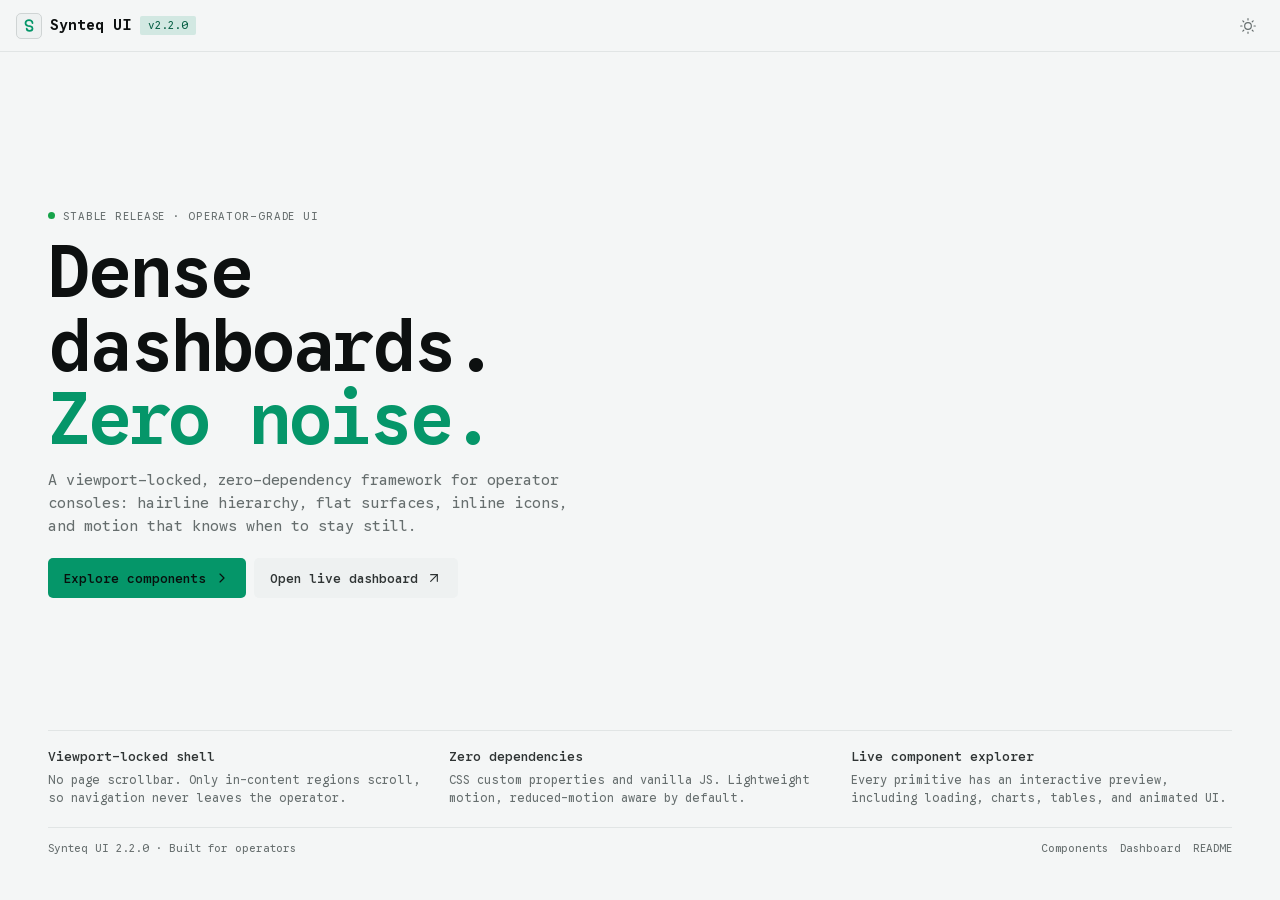
<file: index.html>
<!DOCTYPE html>
<html lang="en" data-theme="dark" class="theme-dark">
<head>
  <meta charset="UTF-8" />
  <meta name="viewport" content="width=device-width, initial-scale=1.0" />
  <meta name="description" content="Synteq UI — a viewport-locked, zero-dependency dashboard framework for operator interfaces." />
  <title>Synteq UI — Operator-grade dashboard framework</title>
  <link rel="stylesheet" href="css/synteq-ui.css" />
  <style>
    /* The landing page uses the real Synteq shell. It has no dock, so the shell's
       bottom row collapses to 0 and the single .sq-section fills the viewport. */
    .home-app {
      --sq-nav-current: 0px;
    }

    .home__content {
      padding: 0;
      gap: 0;
      overflow: hidden;
    }

    .home__section {
      max-width: none;
      min-height: calc(100dvh - var(--sq-topbar-h));
      padding: clamp(20px, 3.5vw, 44px) clamp(20px, 4vw, 48px);
      border-top: 0;
      justify-content: flex-start;
    }

    .home__wrap {
      display: flex;
      flex: 1;
      flex-direction: column;
      gap: var(--sq-space-5);
      width: 100%;
      max-width: 1200px;
      min-height: 0;
      margin: 0 auto;
    }

    .home__brand {
      display: inline-flex;
      align-items: center;
      gap: var(--sq-space-2);
      color: var(--sq-text-strong);
      font-size: var(--sq-text-lg);
      font-weight: var(--sq-fw-semibold);
      text-decoration: none;
      white-space: nowrap;
    }

    .home__mark {
      display: grid;
      place-items: center;
      width: 26px;
      height: 26px;
      border: var(--sq-line-h) solid var(--sq-line-strong);
      border-radius: var(--sq-radius-control);
      background: var(--sq-inset);
      color: var(--sq-brand);
      flex-shrink: 0;
    }

    .home__hero {
      display: flex;
      flex: 1;
      flex-direction: column;
      justify-content: center;
      align-items: flex-start;
      max-width: 880px;
      min-height: 0;
      padding-block: var(--sq-space-4);
    }

    .home__eyebrow {
      display: inline-flex;
      align-items: center;
      gap: var(--sq-space-2);
      margin: 0;
      color: var(--sq-text-subtle);
      font-size: var(--sq-text-xs);
      letter-spacing: 0.08em;
      text-transform: uppercase;
    }

    .home__eyebrow .sq-dot {
      background: var(--sq-status-running);
    }

    .home__title {
      max-width: 15ch;
      margin: var(--sq-space-3) 0;
      color: var(--sq-text-strong);
      font-size: clamp(38px, 6.5vw, 72px);
      font-weight: var(--sq-fw-semibold);
      letter-spacing: -0.045em;
      line-height: 1.02;
    }

    .home__title em {
      color: var(--sq-brand);
      font-style: normal;
    }

    .home__lead {
      max-width: 58ch;
      margin: 0;
      color: var(--sq-text-subtle);
      font-size: var(--sq-text-lg);
      line-height: 1.55;
    }

    .home__actions {
      display: flex;
      flex-wrap: wrap;
      gap: var(--sq-space-2);
      margin-top: var(--sq-space-5);
    }

    .home__actions .sq-btn {
      height: 40px;
      padding-inline: var(--sq-space-4);
      font-size: var(--sq-text-md);
    }

    .home__features {
      display: grid;
      grid-template-columns: repeat(3, minmax(0, 1fr));
      gap: var(--sq-space-5);
      padding-top: var(--sq-space-4);
      border-top: var(--sq-line-h) solid var(--sq-line);
    }

    .home__feature {
      display: flex;
      flex-direction: column;
      gap: var(--sq-space-1);
      min-width: 0;
    }

    .home__feature strong {
      color: var(--sq-text);
      font-size: var(--sq-text-md);
      font-weight: var(--sq-fw-medium);
    }

    .home__feature span {
      color: var(--sq-text-subtle);
      font-size: var(--sq-text-sm);
      line-height: 1.5;
    }

    .home__footer {
      display: flex;
      align-items: center;
      justify-content: space-between;
      gap: var(--sq-space-4);
      padding-top: var(--sq-space-3);
      border-top: var(--sq-line-h) solid var(--sq-line);
      color: var(--sq-text-subtle);
      font-size: var(--sq-text-xs);
    }

    .home__footer-links {
      display: flex;
      flex-wrap: wrap;
      gap: var(--sq-space-3);
    }

    .home__footer a {
      color: var(--sq-text-subtle);
      text-decoration: none;
    }

    .home__footer a:hover {
      color: var(--sq-text-strong);
    }

    @media (max-width: 720px) {
      .home__section {
        padding: var(--sq-space-5) var(--sq-space-4);
      }

      .home__features {
        grid-template-columns: minmax(0, 1fr);
        gap: var(--sq-space-2);
      }

      .home__feature {
        padding-top: var(--sq-space-2);
        border-top: var(--sq-line-h) solid var(--sq-line);
      }

      .home__feature:first-child {
        padding-top: 0;
        border-top: 0;
      }

      .home__feature span {
        display: none;
      }

      .home__footer {
        align-items: flex-start;
        flex-direction: column;
        gap: var(--sq-space-2);
      }
    }

    @media (max-width: 420px) {
      .home__feature:nth-child(3) {
        display: none;
      }

      .home__actions .sq-btn {
        width: 100%;
      }
    }

    /* Short viewports keep the one-screen promise by dropping the supporting
       feature copy, not the primary actions. */
    @media (max-height: 660px) {
      .home__features {
        display: none;
      }

      .home__hero {
        padding-block: 0;
      }
    }
  </style>
</head>
<body>
  <div class="sq-app home-app">
    <header class="sq-topbar" role="banner">
      <div class="sq-topbar__left">
        <a class="home__brand" href="index.html" aria-label="Synteq UI home">
          <span class="home__mark" aria-hidden="true">
            <svg width="14" height="14" viewBox="0 0 12 12" fill="none" aria-hidden="true">
              <path d="M9 3.5C9 2.12 7.66 1 6 1 4.34 1 3 2.12 3 3.5c0 1.18.9 2.17 2.14 2.41L7.5 6.3C8.43 6.57 9 7.3 9 8.2 9 9.32 7.87 10.2 6.5 10.2S4 9.32 4 8.2" stroke="currentColor" stroke-width="1.5" stroke-linecap="round"/>
            </svg>
          </span>
          Synteq UI
        </a>
        <span class="sq-badge sq-badge--brand">v2.2.0</span>
      </div>

      <div class="sq-topbar__right">
        <button class="sq-iconbtn sq-theme-toggle" data-sq-toggle-theme aria-label="Toggle theme">
          <svg class="sq-icon sq-icon--16 sq-icon--moon" viewBox="0 0 24 24" aria-hidden="true"><path d="M21 12.79A9 9 0 1 1 11.21 3 7 7 0 0 0 21 12.79z"/></svg>
          <svg class="sq-icon sq-icon--16 sq-icon--sun" viewBox="0 0 24 24" aria-hidden="true"><circle cx="12" cy="12" r="5"/><line x1="12" y1="1" x2="12" y2="3"/><line x1="12" y1="21" x2="12" y2="23"/><line x1="4.22" y1="4.22" x2="5.64" y2="5.64"/><line x1="18.36" y1="18.36" x2="19.78" y2="19.78"/><line x1="1" y1="12" x2="3" y2="12"/><line x1="21" y1="12" x2="23" y2="12"/><line x1="4.22" y1="19.78" x2="5.64" y2="18.36"/><line x1="18.36" y1="5.64" x2="19.78" y2="4.22"/></svg>
        </button>
      </div>
    </header>

    <main class="sq-main" aria-label="Synteq UI introduction">
      <div class="sq-content home__content">
        <section class="sq-section home__section" aria-labelledby="home-title">
          <div class="home__wrap">
            <div class="home__hero">
              <p class="home__eyebrow">
                <span class="sq-dot sq-live" aria-hidden="true"></span>
                Stable release · operator-grade UI
              </p>
              <h1 class="home__title" id="home-title">
                Dense dashboards.<br />
                <em>Zero noise.</em>
              </h1>
              <p class="home__lead">
                A viewport-locked, zero-dependency framework for operator consoles:
                hairline hierarchy, flat surfaces, inline icons, and motion that knows
                when to stay still.
              </p>
              <div class="home__actions">
                <a class="sq-btn sq-btn--brand" href="examples/components.html">
                  Explore components
                  <svg class="sq-icon sq-icon--16" viewBox="0 0 24 24" aria-hidden="true"><polyline points="9 18 15 12 9 6"/></svg>
                </a>
                <a class="sq-btn" href="examples/dashboard.html">
                  Open live dashboard
                  <svg class="sq-icon sq-icon--16" viewBox="0 0 24 24" aria-hidden="true"><path d="M7 17L17 7"/><polyline points="7 7 17 7 17 17"/></svg>
                </a>
              </div>
            </div>

            <section class="home__features" aria-label="Framework highlights">
              <div class="home__feature">
                <strong>Viewport-locked shell</strong>
                <span>No page scrollbar. Only in-content regions scroll, so navigation never leaves the operator.</span>
              </div>
              <div class="home__feature">
                <strong>Zero dependencies</strong>
                <span>CSS custom properties and vanilla JS. Lightweight motion, reduced-motion aware by default.</span>
              </div>
              <div class="home__feature">
                <strong>Live component explorer</strong>
                <span>Every primitive has an interactive preview, including loading, charts, tables, and animated UI.</span>
              </div>
            </section>

            <footer class="home__footer">
              <span>Synteq UI 2.2.0 · Built for operators</span>
              <nav class="home__footer-links" aria-label="Demo links">
                <a href="examples/components.html">Components</a>
                <a href="examples/dashboard.html">Dashboard</a>
                <a href="README.md">README</a>
              </nav>
            </footer>
          </div>
        </section>
      </div>
    </main>
  </div>

  <script src="js/synteq-ui.js"></script>
</body>
</html>
</file>
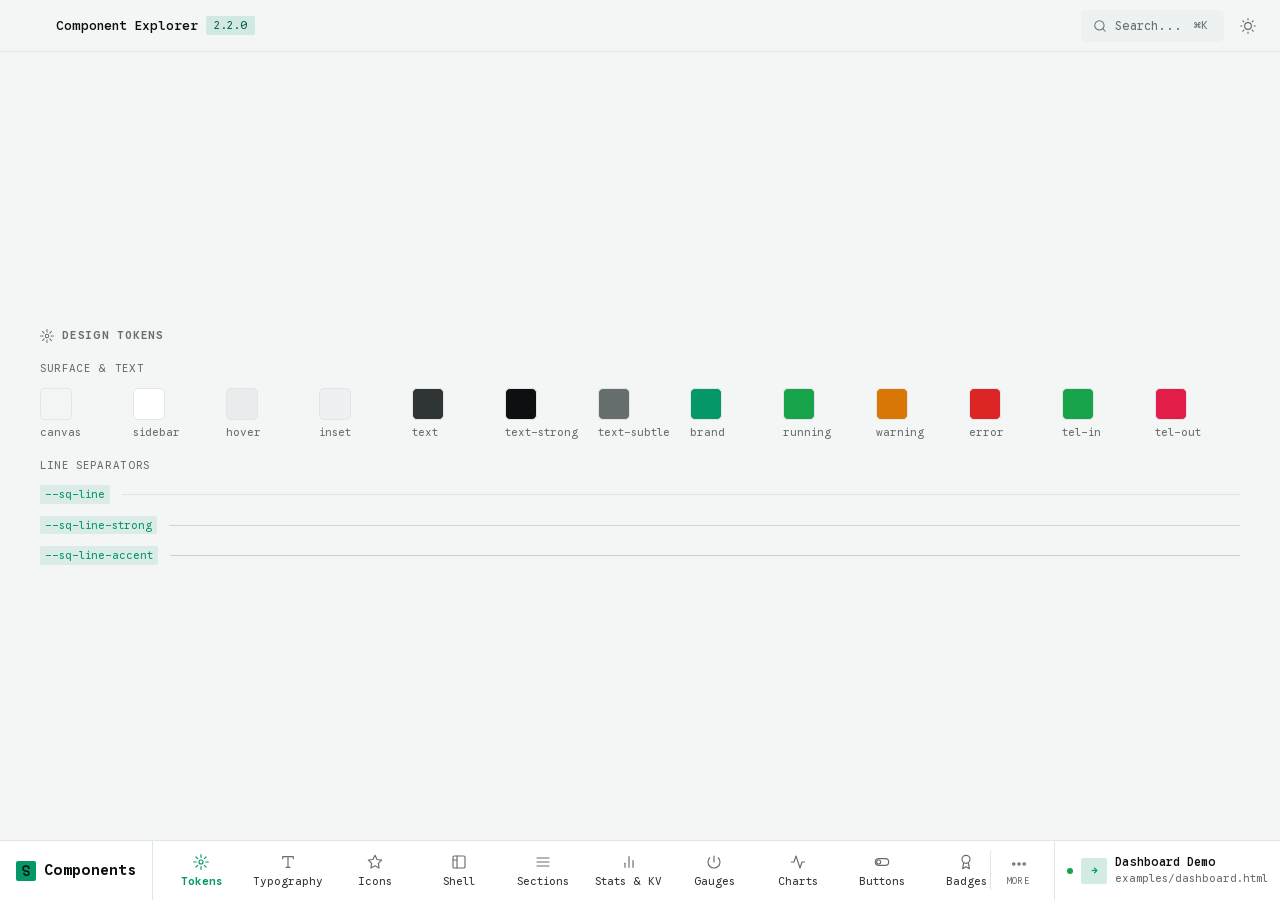
<file: examples/components.html>
<!DOCTYPE html>
<html lang="en" data-theme="dark" class="theme-dark">
<head>
  <meta charset="UTF-8" />
  <meta name="viewport" content="width=device-width, initial-scale=1.0, viewport-fit=cover" />
  <title>Synteq UI — Component Explorer</title>
  <link rel="stylesheet" href="../css/synteq-ui.css" />
  <style>
    /* ── Explorer-specific chrome ─────────────────────────────────── */

    /* User pill (reused from dashboard) */
    .sq-user { display:flex; align-items:center; gap:var(--sq-space-2); min-width:0; text-decoration:none; }
    .sq-user__info { display:flex; flex-direction:column; min-width:0; }
    .sq-user__name  { font-size:var(--sq-text-sm); color:var(--sq-text-strong); font-weight:var(--sq-fw-medium); line-height:1.3; white-space:nowrap; overflow:hidden; text-overflow:ellipsis; }
    .sq-user__email { font-size:var(--sq-text-xs); color:var(--sq-text-subtle); white-space:nowrap; overflow:hidden; text-overflow:ellipsis; }

    /* Component preview block */
    .cx-block {
      display: flex;
      flex-direction: column;
      gap: var(--sq-space-3);
      min-width: 0;
      width: 100%;
    }

    /* Live preview area.
       The stage must NOT use --sq-inset: buttons, inputs and segmented bars are
       inset-coloured, so on an inset stage every control lost its edge and the
       preview looked empty. Canvas + hairline keeps the components readable and
       matches the surface they actually sit on in an app. */
    .cx-preview {
      display: flex;
      align-items: center;
      justify-content: center;
      flex-wrap: wrap;
      gap: var(--sq-space-3);
      padding: var(--sq-space-5);
      background: var(--sq-canvas);
      border: var(--sq-line-h) solid var(--sq-line);
      border-radius: var(--sq-radius-control);
      min-width: 0;
    }
    .cx-preview > * { min-width: 0; max-width: 100%; }
    .cx-preview--col { flex-direction: column; align-items: stretch; justify-content: flex-start; }

    /* Code snippet */
    .cx-code {
      position: relative;
      background: var(--sq-sidebar);
      border-radius: var(--sq-radius-control);
      overflow: hidden;
      min-width: 0;
    }
    .cx-code pre {
      margin: 0;
      /* right padding reserves room for the copy button — they used to overlap */
      padding: var(--sq-space-4) calc(var(--sq-space-5) + 48px) var(--sq-space-4) var(--sq-space-5);
      overflow-x: auto;
      font-family: var(--sq-font-mono);
      font-size: var(--sq-text-xs);
      line-height: 1.65;
      color: var(--sq-text);
      tab-size: 2;
      scrollbar-width: thin;
      scrollbar-color: var(--sq-line-strong) transparent;
    }
    .cx-code pre::-webkit-scrollbar { height: 4px; }
    .cx-code pre::-webkit-scrollbar-thumb { background: var(--sq-line-strong); border-radius: 2px; }
    .cx-copy-btn {
      position: absolute;
      top: var(--sq-space-2);
      right: var(--sq-space-2);
      z-index: 2;
      font-size: var(--sq-text-xs);
      color: var(--sq-text-subtle);
      padding: 2px var(--sq-space-2);
      border-radius: var(--sq-radius-micro);
      background: var(--sq-hover);
      transition: color var(--sq-dur-instant) var(--sq-ease), background var(--sq-dur-instant) var(--sq-ease);
    }
    .cx-copy-btn:hover { color: var(--sq-text-strong); background: var(--sq-line-strong); }
    .cx-copy-btn.copied { color: var(--sq-status-running); }

    /* Token chip */
    .cx-token { font-family:var(--sq-font-mono); font-size:var(--sq-text-xs); color:var(--sq-brand); background:color-mix(in srgb, var(--sq-brand) 10%, transparent); padding:1px 5px; border-radius:var(--sq-radius-micro); }

    /* Color swatch — auto-fill grid keeps every swatch on a real column */
    .cx-swatch-grid {
      display: grid;
      grid-template-columns: repeat(auto-fill, minmax(84px, 1fr));
      gap: var(--sq-space-3) var(--sq-space-2);
      min-width: 0;
    }
    .cx-swatch {
      display: flex;
      flex-direction: column;
      gap: var(--sq-space-1);
      min-width: 0;
    }
    .cx-swatch__dot {
      width: 32px; height: 32px;
      border-radius: var(--sq-radius-control);
      border: 1px solid var(--sq-line);
    }
    .cx-swatch__name { font-size:var(--sq-text-xs); color:var(--sq-text-subtle); overflow:hidden; text-overflow:ellipsis; }

    /* Type specimen.
       The value column is `minmax(0, max-content)` so spec strings such as
       "clamp(26,3.2vw,34)" get the width they need instead of bleeding into the
       specimen column (they used to overlap the sample text). */
    .cx-type-row {
      display: grid;
      grid-template-columns: 88px minmax(0, max-content) minmax(0, 1fr);
      align-items: baseline;
      gap: var(--sq-space-4);
      padding: var(--sq-space-2) 0;
      border-top: 1px solid var(--sq-line);
      min-width: 0;
    }
    .cx-type-row:first-child { border-top:none; }
    .cx-type-label { min-width: 0; font-size:var(--sq-text-xs); color:var(--sq-text-subtle); font-family:var(--sq-font-mono); }
    .cx-type-val { min-width: 0; font-size:var(--sq-text-xs); color:var(--sq-text-subtle); font-family:var(--sq-font-mono); overflow-wrap: anywhere; }
    .cx-type-row > :last-child { min-width: 0; overflow-wrap: anywhere; }

    /* Reduced width container for narrow previews — centred like the rest */
    .cx-narrow { width: 100%; max-width: 360px; margin-inline: auto; }

    /* ── Explorer breakpoints ─────────────────────────────────────── */
    @media (max-width: 720px) {
      .cx-preview { padding: var(--sq-space-4); justify-content: flex-start; }
      .cx-type-row { grid-template-columns: 76px minmax(0, 1fr); gap: var(--sq-space-1) var(--sq-space-3); }
      .cx-type-row > :last-child { grid-column: 1 / -1; }
      .cx-type-val { text-align: right; }
    }
    @media (max-width: 420px) {
      .cx-preview { padding: var(--sq-space-3); }
      .cx-swatch-grid { grid-template-columns: repeat(auto-fill, minmax(72px, 1fr)); }
    }
  </style>
</head>
<body>

<div class="sq-app" id="app">

  <!-- ── SIDEBAR ─────────────────────────────────────────────────── -->
  <aside class="sq-aside" aria-label="Component categories" id="sidebar">
    <a href="#" class="sq-aside__brand" aria-label="Component Explorer home">
      <span class="sq-aside__brand-mark" aria-hidden="true">
        <svg width="12" height="12" viewBox="0 0 12 12" fill="none" aria-hidden="true">
          <path d="M9 3.5C9 2.12 7.66 1 6 1 4.34 1 3 2.12 3 3.5c0 1.18.9 2.17 2.14 2.41L7.5 6.3C8.43 6.57 9 7.3 9 8.2 9 9.32 7.87 10.2 6.5 10.2S4 9.32 4 8.2" stroke="currentColor" stroke-width="1.5" stroke-linecap="round"/>
        </svg>
      </span>
      Components
    </a>

    <nav class="sq-nav" aria-label="Component categories">
      <a href="#tokens" class="sq-nav__item sq-nav__item--active" aria-current="page">
        <svg class="sq-icon sq-icon--16" viewBox="0 0 24 24" aria-hidden="true"><circle cx="12" cy="12" r="3"/><path d="M12 1v4M12 19v4M4.22 4.22l2.83 2.83M16.95 16.95l2.83 2.83M1 12h4M19 12h4M4.22 19.78l2.83-2.83M16.95 7.05l2.83-2.83"/></svg>
        Tokens
      </a>
      <a href="#typography" class="sq-nav__item">
        <svg class="sq-icon sq-icon--16" viewBox="0 0 24 24" aria-hidden="true"><polyline points="4 7 4 4 20 4 20 7"/><line x1="9" y1="20" x2="15" y2="20"/><line x1="12" y1="4" x2="12" y2="20"/></svg>
        Typography
      </a>
      <a href="#icons" class="sq-nav__item">
        <svg class="sq-icon sq-icon--16" viewBox="0 0 24 24" aria-hidden="true"><polygon points="12 2 15.09 8.26 22 9.27 17 14.14 18.18 21.02 12 17.77 5.82 21.02 7 14.14 2 9.27 8.91 8.26 12 2"/></svg>
        Icons
      </a>

      <a href="#shell" class="sq-nav__item">
        <svg class="sq-icon sq-icon--16" viewBox="0 0 24 24" aria-hidden="true"><rect x="3" y="3" width="18" height="18" rx="2"/><line x1="9" y1="3" x2="9" y2="21"/><line x1="3" y1="9" x2="9" y2="9"/></svg>
        Shell
      </a>
      <a href="#sections" class="sq-nav__item">
        <svg class="sq-icon sq-icon--16" viewBox="0 0 24 24" aria-hidden="true"><line x1="3" y1="6" x2="21" y2="6"/><line x1="3" y1="12" x2="21" y2="12"/><line x1="3" y1="18" x2="21" y2="18"/></svg>
        Sections
      </a>

      <a href="#stats" class="sq-nav__item">
        <svg class="sq-icon sq-icon--16" viewBox="0 0 24 24" aria-hidden="true"><line x1="18" y1="20" x2="18" y2="10"/><line x1="12" y1="20" x2="12" y2="4"/><line x1="6" y1="20" x2="6" y2="14"/></svg>
        Stats & KV
      </a>
      <a href="#gauges" class="sq-nav__item">
        <svg class="sq-icon sq-icon--16" viewBox="0 0 24 24" aria-hidden="true"><path d="M18.364 5.636a9 9 0 1 1-12.728 0M12 12V3"/></svg>
        Gauges
      </a>
      <a href="#charts" class="sq-nav__item">
        <svg class="sq-icon sq-icon--16" viewBox="0 0 24 24" aria-hidden="true"><polyline points="22 12 18 12 15 21 9 3 6 12 2 12"/></svg>
        Charts
      </a>

      <a href="#buttons" class="sq-nav__item">
        <svg class="sq-icon sq-icon--16" viewBox="0 0 24 24" aria-hidden="true"><rect x="2" y="7" width="20" height="10" rx="5"/><circle cx="7" cy="12" r="3"/></svg>
        Buttons
      </a>
      <a href="#badges" class="sq-nav__item">
        <svg class="sq-icon sq-icon--16" viewBox="0 0 24 24" aria-hidden="true"><circle cx="12" cy="8" r="6"/><path d="M15.477 12.89L17 22l-5-3-5 3 1.523-9.11"/></svg>
        Badges
      </a>
      <a href="#inputs" class="sq-nav__item">
        <svg class="sq-icon sq-icon--16" viewBox="0 0 24 24" aria-hidden="true"><rect x="2" y="6" width="20" height="12" rx="2"/><path d="M8 12h.01M12 12h.01M16 12h.01"/></svg>
        Inputs
      </a>
      <a href="#forms" class="sq-nav__item">
        <svg class="sq-icon sq-icon--16" viewBox="0 0 24 24" aria-hidden="true"><path d="M9 11l3 3L22 4"/><path d="M21 12v7a2 2 0 01-2 2H5a2 2 0 01-2-2V5a2 2 0 012-2h11"/></svg>
        Forms
      </a>
      <a href="#overlays" class="sq-nav__item">
        <svg class="sq-icon sq-icon--16" viewBox="0 0 24 24" aria-hidden="true"><rect x="3" y="3" width="18" height="18" rx="2"/><line x1="3" y1="9" x2="21" y2="9"/></svg>
        Overlays
      </a>
      <a href="#table" class="sq-nav__item">
        <svg class="sq-icon sq-icon--16" viewBox="0 0 24 24" aria-hidden="true"><rect x="3" y="3" width="18" height="18" rx="2"/><line x1="3" y1="9" x2="21" y2="9"/><line x1="9" y1="9" x2="9" y2="21"/></svg>
        Table
      </a>
      <a href="#tree" class="sq-nav__item">
        <svg class="sq-icon sq-icon--16" viewBox="0 0 24 24" aria-hidden="true"><path d="M3 3h6v6H3zM15 15h6v6h-6zM15 3h6v6h-6zM6 9v6a3 3 0 0 0 3 3h6"/></svg>
        Tree
      </a>
      <a href="#stepper" class="sq-nav__item">
        <svg class="sq-icon sq-icon--16" viewBox="0 0 24 24" aria-hidden="true"><line x1="6" y1="4" x2="6" y2="20"/><circle cx="6" cy="6" r="2"/><circle cx="6" cy="18" r="2"/><line x1="11" y1="6" x2="20" y2="6"/><line x1="11" y1="18" x2="20" y2="18"/></svg>
        Stepper
      </a>
      <a href="#code" class="sq-nav__item">
        <svg class="sq-icon sq-icon--16" viewBox="0 0 24 24" aria-hidden="true"><polyline points="16 18 22 12 16 6"/><polyline points="8 6 2 12 8 18"/></svg>
        Code
      </a>

      <a href="#feedback" class="sq-nav__item">
        <svg class="sq-icon sq-icon--16" viewBox="0 0 24 24" aria-hidden="true"><circle cx="12" cy="12" r="10"/><line x1="12" y1="16" x2="12" y2="12"/><line x1="12" y1="8" x2="12.01" y2="8"/></svg>
        Feedback
      </a>
      <a href="#motion" class="sq-nav__item">
        <svg class="sq-icon sq-icon--16" viewBox="0 0 24 24" aria-hidden="true"><path d="M5 3l14 9-14 9V3z"/></svg>
        Animated UI
      </a>
    </nav>

    <div class="sq-aside__footer">
      <span class="sq-dot" aria-label="Online"></span>
      <a href="dashboard.html" class="sq-user" aria-label="Back to dashboard demo">
        <span class="sq-avatar" aria-hidden="true">→</span>
        <span class="sq-user__info">
          <span class="sq-user__name">Dashboard Demo</span>
          <span class="sq-user__email">examples/dashboard.html</span>
        </span>
      </a>
    </div>
  </aside>

  <!-- ── TOPBAR ──────────────────────────────────────────────────── -->
  <header class="sq-topbar" role="banner">
    <button class="sq-sidebar-toggle" data-sq-sidebar-toggle
            aria-label="Toggle navigation" aria-expanded="true" aria-controls="sidebar">
      <svg class="sq-icon sq-icon--18 icon-menu" viewBox="0 0 24 24" aria-hidden="true"><line x1="3" y1="6" x2="21" y2="6"/><line x1="3" y1="12" x2="21" y2="12"/><line x1="3" y1="18" x2="21" y2="18"/></svg>
      <svg class="sq-icon sq-icon--18 icon-close" viewBox="0 0 24 24" aria-hidden="true" style="display:none"><line x1="18" y1="6" x2="6" y2="18"/><line x1="6" y1="6" x2="18" y2="18"/></svg>
    </button>

    <div class="sq-topbar__left">
      <span class="sq-topbar__title">Component Explorer</span>
      <span class="sq-badge sq-badge--brand">2.2.0</span>
    </div>

    <div class="sq-topbar__right">
      <button class="sq-search" data-sq-search-trigger aria-label="Search components"><svg class="sq-icon sq-icon--14" viewBox="0 0 24 24" aria-hidden="true"><circle cx="11" cy="11" r="8"/><line x1="21" y1="21" x2="16.65" y2="16.65"/></svg><span class="sq-search__text">Search...</span><kbd class="sq-kbd">⌘K</kbd></button>
      <button class="sq-iconbtn sq-theme-toggle" data-sq-toggle-theme aria-label="Toggle theme">
        <svg class="sq-icon sq-icon--16 sq-icon--moon" viewBox="0 0 24 24" aria-hidden="true"><path d="M21 12.79A9 9 0 1 1 11.21 3 7 7 0 0 0 21 12.79z"/></svg>
        <svg class="sq-icon sq-icon--16 sq-icon--sun" viewBox="0 0 24 24" aria-hidden="true"><circle cx="12" cy="12" r="5"/><line x1="12" y1="1" x2="12" y2="3"/><line x1="12" y1="21" x2="12" y2="23"/><line x1="4.22" y1="4.22" x2="5.64" y2="5.64"/><line x1="18.36" y1="18.36" x2="19.78" y2="19.78"/><line x1="1" y1="12" x2="3" y2="12"/><line x1="21" y1="12" x2="23" y2="12"/><line x1="4.22" y1="19.78" x2="5.64" y2="18.36"/><line x1="18.36" y1="5.64" x2="19.78" y2="4.22"/></svg>
      </button>
    </div>
  </header>

  <!-- ── MAIN ───────────────────────────────────────────────────── -->
  <main class="sq-main" aria-label="Component explorer content">
    <div class="sq-content sq-scroll" id="main-content">

      <!-- ══ TOKENS ══════════════════════════════════════════════ -->
      <div class="sq-section" id="tokens">
        <div class="sq-section__head">
          <span class="sq-section__title">
            <svg class="sq-icon sq-icon--14" viewBox="0 0 24 24" aria-hidden="true"><circle cx="12" cy="12" r="3"/><path d="M12 1v4M12 19v4M4.22 4.22l2.83 2.83M16.95 16.95l2.83 2.83M1 12h4M19 12h4M4.22 19.78l2.83-2.83M16.95 7.05l2.83-2.83"/></svg>
            Design Tokens
          </span>
        </div>

        <!-- Colors -->
        <div class="cx-block">
          <span class="sq-t-xs sq-mute" style="text-transform:uppercase;letter-spacing:.06em;">Surface & Text</span>
          <div class="cx-swatch-grid">
            <div class="cx-swatch"><div class="cx-swatch__dot" style="background:var(--sq-canvas)"></div><span class="cx-swatch__name">canvas</span></div>
            <div class="cx-swatch"><div class="cx-swatch__dot" style="background:var(--sq-sidebar)"></div><span class="cx-swatch__name">sidebar</span></div>
            <div class="cx-swatch"><div class="cx-swatch__dot" style="background:var(--sq-hover)"></div><span class="cx-swatch__name">hover</span></div>
            <div class="cx-swatch"><div class="cx-swatch__dot" style="background:var(--sq-inset)"></div><span class="cx-swatch__name">inset</span></div>
            <div class="cx-swatch"><div class="cx-swatch__dot" style="background:var(--sq-text)"></div><span class="cx-swatch__name">text</span></div>
            <div class="cx-swatch"><div class="cx-swatch__dot" style="background:var(--sq-text-strong)"></div><span class="cx-swatch__name">text-strong</span></div>
            <div class="cx-swatch"><div class="cx-swatch__dot" style="background:var(--sq-text-subtle)"></div><span class="cx-swatch__name">text-subtle</span></div>
            <div class="cx-swatch"><div class="cx-swatch__dot" style="background:var(--sq-brand)"></div><span class="cx-swatch__name">brand</span></div>
            <div class="cx-swatch"><div class="cx-swatch__dot" style="background:var(--sq-status-running)"></div><span class="cx-swatch__name">running</span></div>
            <div class="cx-swatch"><div class="cx-swatch__dot" style="background:var(--sq-status-warning)"></div><span class="cx-swatch__name">warning</span></div>
            <div class="cx-swatch"><div class="cx-swatch__dot" style="background:var(--sq-status-error)"></div><span class="cx-swatch__name">error</span></div>
            <div class="cx-swatch"><div class="cx-swatch__dot" style="background:var(--sq-tel-in)"></div><span class="cx-swatch__name">tel-in</span></div>
            <div class="cx-swatch"><div class="cx-swatch__dot" style="background:var(--sq-tel-out)"></div><span class="cx-swatch__name">tel-out</span></div>
          </div>
        </div>

        <!-- Separators -->
        <div class="cx-block">
          <span class="sq-t-xs sq-mute" style="text-transform:uppercase;letter-spacing:.06em;">Line Separators</span>
          <div style="display:flex;flex-direction:column;gap:var(--sq-space-3);">
            <div style="display:flex;align-items:center;gap:var(--sq-space-3);"><span class="cx-token">--sq-line</span><div style="flex:1;height:1px;background:var(--sq-line)"></div></div>
            <div style="display:flex;align-items:center;gap:var(--sq-space-3);"><span class="cx-token">--sq-line-strong</span><div style="flex:1;height:1px;background:var(--sq-line-strong)"></div></div>
            <div style="display:flex;align-items:center;gap:var(--sq-space-3);"><span class="cx-token">--sq-line-accent</span><div style="flex:1;height:1px;background:var(--sq-line-accent)"></div></div>
          </div>
        </div>
      </div>

      <!-- ══ TYPOGRAPHY ════════════════════════════════════════════ -->
      <div class="sq-section" id="typography">
        <div class="sq-section__head">
          <span class="sq-section__title">
            <svg class="sq-icon sq-icon--14" viewBox="0 0 24 24" aria-hidden="true"><polyline points="4 7 4 4 20 4 20 7"/><line x1="9" y1="20" x2="15" y2="20"/><line x1="12" y1="4" x2="12" y2="20"/></svg>
            Typography
          </span>
          <span class="sq-section__meta">Google Sans Code · self-hosted</span>
        </div>
        <div>
          <div class="cx-type-row"><span class="cx-type-label">text-3xl</span><span class="cx-type-val">clamp(26,3.2vw,34)</span><span style="font-size:var(--sq-text-3xl);font-weight:var(--sq-fw-semibold);color:var(--sq-text-strong);line-height:1.2;">Dashboard</span></div>
          <div class="cx-type-row"><span class="cx-type-label">text-2xl</span><span class="cx-type-val">clamp(22,2.4vw,28)</span><span style="font-size:var(--sq-text-2xl);font-weight:var(--sq-fw-medium);color:var(--sq-text-strong);line-height:1.2;">99.97%</span></div>
          <div class="cx-type-row"><span class="cx-type-label">text-xl</span><span class="cx-type-val">18px</span><span style="font-size:var(--sq-text-xl);color:var(--sq-text-strong);">Section value</span></div>
          <div class="cx-type-row"><span class="cx-type-label">text-lg</span><span class="cx-type-val">15px</span><span style="font-size:var(--sq-text-lg);color:var(--sq-text-strong);">Sidebar brand name</span></div>
          <div class="cx-type-row"><span class="cx-type-label">text-md</span><span class="cx-type-val">13px</span><span style="font-size:var(--sq-text-md);color:var(--sq-text);">Body · nav · KV rows</span></div>
          <div class="cx-type-row"><span class="cx-type-label">text-sm</span><span class="cx-type-val">12px</span><span style="font-size:var(--sq-text-sm);color:var(--sq-text-subtle);">Button labels · breadcrumb</span></div>
          <div class="cx-type-row"><span class="cx-type-label">text-xs</span><span class="cx-type-val">11px</span><span style="font-size:var(--sq-text-xs);color:var(--sq-text-subtle);text-transform:uppercase;letter-spacing:.06em;">SECTION TITLE · BADGE</span></div>
        </div>
      </div>

      <!-- ══ ICONS ═══════════════════════════════════════════════ -->
      <div class="sq-section" id="icons">
        <div class="sq-section__head">
          <span class="sq-section__title">
            <svg class="sq-icon sq-icon--14" viewBox="0 0 24 24" aria-hidden="true"><polygon points="12 2 15.09 8.26 22 9.27 17 14.14 18.18 21.02 12 17.77 5.82 21.02 7 14.14 2 9.27 8.91 8.26 12 2"/></svg>
            Icons
          </span>
          <span class="sq-section__meta">inline SVG · Lucide-compatible</span>
        </div>
        <div class="cx-block">
          <span class="sq-t-xs sq-mute">Sizes</span>
          <div class="cx-preview">
            <span class="sq-ico-label sq-mute"><svg class="sq-icon sq-icon--14" viewBox="0 0 24 24" aria-hidden="true"><rect x="2" y="3" width="20" height="14" rx="2"/><line x1="8" y1="21" x2="16" y2="21"/><line x1="12" y1="17" x2="12" y2="21"/></svg> 14px</span>
            <span class="sq-ico-label sq-mute"><svg class="sq-icon sq-icon--16" viewBox="0 0 24 24" aria-hidden="true"><rect x="2" y="3" width="20" height="14" rx="2"/><line x1="8" y1="21" x2="16" y2="21"/><line x1="12" y1="17" x2="12" y2="21"/></svg> 16px</span>
            <span class="sq-ico-label sq-mute"><svg class="sq-icon sq-icon--18" viewBox="0 0 24 24" aria-hidden="true"><rect x="2" y="3" width="20" height="14" rx="2"/><line x1="8" y1="21" x2="16" y2="21"/><line x1="12" y1="17" x2="12" y2="21"/></svg> 18px</span>
            <span class="sq-ico-label sq-mute"><svg class="sq-icon sq-icon--20" viewBox="0 0 24 24" aria-hidden="true"><rect x="2" y="3" width="20" height="14" rx="2"/><line x1="8" y1="21" x2="16" y2="21"/><line x1="12" y1="17" x2="12" y2="21"/></svg> 20px</span>
          </div>
          <span class="sq-t-xs sq-mute">Tints</span>
          <div class="cx-preview">
            <svg class="sq-icon sq-icon--18 sq-icon--mute" viewBox="0 0 24 24" title="mute" aria-hidden="true"><circle cx="12" cy="12" r="10"/><line x1="12" y1="8" x2="12" y2="12"/><line x1="12" y1="16" x2="12.01" y2="16"/></svg>
            <svg class="sq-icon sq-icon--18 sq-icon--brand" viewBox="0 0 24 24" title="brand" aria-hidden="true"><circle cx="12" cy="12" r="10"/><line x1="12" y1="8" x2="12" y2="12"/><line x1="12" y1="16" x2="12.01" y2="16"/></svg>
            <svg class="sq-icon sq-icon--18 sq-icon--ok" viewBox="0 0 24 24" title="ok" aria-hidden="true"><polyline points="20 6 9 17 4 12"/></svg>
            <svg class="sq-icon sq-icon--18 sq-icon--warn" viewBox="0 0 24 24" title="warn" aria-hidden="true"><path d="M10.29 3.86L1.82 18a2 2 0 0 0 1.71 3h16.94a2 2 0 0 0 1.71-3L13.71 3.86a2 2 0 0 0-3.42 0z"/><line x1="12" y1="9" x2="12" y2="13"/><line x1="12" y1="17" x2="12.01" y2="17"/></svg>
            <svg class="sq-icon sq-icon--18 sq-icon--err" viewBox="0 0 24 24" title="err" aria-hidden="true"><circle cx="12" cy="12" r="10"/><line x1="15" y1="9" x2="9" y2="15"/><line x1="9" y1="9" x2="15" y2="15"/></svg>
          </div>
        </div>
      </div>

      <!-- ══ SHELL ════════════════════════════════════════════════ -->
      <div class="sq-section" id="shell">
        <div class="sq-section__head">
          <span class="sq-section__title">
            <svg class="sq-icon sq-icon--14" viewBox="0 0 24 24" aria-hidden="true"><rect x="3" y="3" width="18" height="18" rx="2"/><line x1="9" y1="3" x2="9" y2="21"/><line x1="3" y1="9" x2="9" y2="9"/></svg>
            App Shell
          </span>
          <span class="sq-section__meta">viewport-locked · no body scroll</span>
        </div>
        <div class="cx-block">
          <p class="sq-t-sm sq-mute">The shell is a CSS Grid locked to <span class="cx-token">100dvh</span>. Only <span class="cx-token">.sq-content.sq-scroll</span> produces a scrollbar. A single topbar control hides and shows the sticky bottom dock.</p>
          <div class="cx-code">
            <button class="cx-copy-btn" aria-label="Copy shell HTML">copy</button>
            <pre>&lt;div class="sq-app" id="app"&gt;
  &lt;aside class="sq-aside" id="sidebar"&gt;...&lt;/aside&gt;

  &lt;header class="sq-topbar"&gt;
    &lt;button class="sq-sidebar-toggle"
            data-sq-sidebar-toggle
            aria-label="Toggle navigation"&gt;
      &lt;svg class="sq-icon sq-icon--18 icon-menu"&gt;...&lt;/svg&gt;
    &lt;/button&gt;
    ...
  &lt;/header&gt;

  &lt;main class="sq-main"&gt;
    &lt;div class="sq-content sq-scroll"&gt;
      &lt;!-- sections here --&gt;
    &lt;/div&gt;
  &lt;/main&gt;
&lt;/div&gt;</pre>
          </div>
        </div>
      </div>

      <!-- ══ SECTIONS ═════════════════════════════════════════════ -->
      <div class="sq-section" id="sections">
        <div class="sq-section__head">
          <span class="sq-section__title">
            <svg class="sq-icon sq-icon--14" viewBox="0 0 24 24" aria-hidden="true"><line x1="3" y1="6" x2="21" y2="6"/><line x1="3" y1="12" x2="21" y2="12"/><line x1="3" y1="18" x2="21" y2="18"/></svg>
            Sections & Separators
          </span>
        </div>
        <div class="cx-block">
          <p class="sq-t-sm sq-mute">One <span class="cx-token">border-top</span> hairline separates each section. First section has no separator. Section heads have <strong>no</strong> <span class="cx-token">border-bottom</span>.</p>
          <div class="cx-preview cx-preview--col cx-narrow">
            <div class="sq-section" style="border-top:none;padding-top:0;">
              <div class="sq-section__head"><span class="sq-section__title">First Section</span><span class="sq-section__meta">no top border</span></div>
              <p class="sq-t-sm sq-mute">Content here.</p>
            </div>
            <div class="sq-section">
              <div class="sq-section__head"><span class="sq-section__title">Second Section</span></div>
              <p class="sq-t-sm sq-mute">Separated by one hairline above.</p>
            </div>
            <div class="sq-section">
              <div class="sq-section__head"><span class="sq-section__title">Third Section</span></div>
              <p class="sq-t-sm sq-mute">Only ever one rule between blocks.</p>
            </div>
          </div>
          <div class="cx-code">
            <button class="cx-copy-btn" aria-label="Copy section HTML">copy</button>
            <pre>&lt;div class="sq-section"&gt;
  &lt;div class="sq-section__head"&gt;
    &lt;span class="sq-section__title"&gt;
      &lt;svg class="sq-icon sq-icon--14" ...&gt;...&lt;/svg&gt;
      Section Title
    &lt;/span&gt;
    &lt;span class="sq-section__meta"&gt;updated 5s ago&lt;/span&gt;
  &lt;/div&gt;
  &lt;!-- content --&gt;
&lt;/div&gt;</pre>
          </div>
        </div>
      </div>

      <!-- ══ STATS & KV ════════════════════════════════════════════ -->
      <div class="sq-section" id="stats">
        <div class="sq-section__head">
          <span class="sq-section__title">
            <svg class="sq-icon sq-icon--14" viewBox="0 0 24 24" aria-hidden="true"><line x1="18" y1="20" x2="18" y2="10"/><line x1="12" y1="20" x2="12" y2="4"/><line x1="6" y1="20" x2="6" y2="14"/></svg>
            Stats & Key-Value
          </span>
        </div>

        <!-- Stat strip -->
        <div class="cx-block">
          <span class="sq-t-xs sq-mute">Stat strip — gap only, no dividers</span>
          <div class="cx-preview">
            <div class="sq-stat-strip">
              <div class="sq-stat">
                <span class="sq-stat__label"><svg class="sq-icon sq-icon--14 sq-icon--mute" viewBox="0 0 24 24" aria-hidden="true"><rect x="4" y="4" width="16" height="16" rx="2"/><rect x="9" y="9" width="6" height="6"/><line x1="9" y1="2" x2="9" y2="4"/><line x1="15" y1="2" x2="15" y2="4"/><line x1="9" y1="20" x2="9" y2="22"/><line x1="15" y1="20" x2="15" y2="22"/><line x1="20" y1="9" x2="22" y2="9"/><line x1="20" y1="14" x2="22" y2="14"/><line x1="2" y1="9" x2="4" y2="9"/><line x1="2" y1="14" x2="4" y2="14"/></svg> vCPU</span>
                <div class="sq-stat__value">4 <span class="sq-unit">cores</span></div>
              </div>
              <div class="sq-stat">
                <span class="sq-stat__label"><svg class="sq-icon sq-icon--14 sq-icon--mute" viewBox="0 0 24 24" aria-hidden="true"><ellipse cx="12" cy="5" rx="9" ry="3"/><path d="M3 5v4c0 1.66 4.03 3 9 3s9-1.34 9-3V5"/><path d="M3 9v4c0 1.66 4.03 3 9 3s9-1.34 9-3V9"/></svg> Disk</span>
                <div class="sq-stat__value">160 <span class="sq-unit">GB</span></div>
              </div>
              <div class="sq-stat">
                <span class="sq-stat__label"><svg class="sq-icon sq-icon--14 sq-icon--ok" viewBox="0 0 24 24" aria-hidden="true"><line x1="12" y1="19" x2="12" y2="5"/><polyline points="5 12 12 5 19 12"/></svg> Inbound</span>
                <div class="sq-stat__value">2.4 <span class="sq-unit">MB/s</span></div>
                <span class="sq-stat__delta sq-stat__delta--up">↑ 18% vs avg</span>
              </div>
              <div class="sq-stat">
                <span class="sq-stat__label"><svg class="sq-icon sq-icon--14 sq-icon--err" viewBox="0 0 24 24" aria-hidden="true"><line x1="12" y1="5" x2="12" y2="19"/><polyline points="19 12 12 19 5 12"/></svg> Outbound</span>
                <div class="sq-stat__value">0.8 <span class="sq-unit">MB/s</span></div>
                <span class="sq-stat__delta sq-stat__delta--down">↓ 4% vs avg</span>
              </div>
            </div>
          </div>
        </div>

        <!-- KV list -->
        <div class="cx-block">
          <span class="sq-t-xs sq-mute">Key-Value rows — border-top between rows only</span>
          <div class="cx-preview cx-preview--col cx-narrow">
            <div class="sq-kv">
              <div class="sq-kv__row"><span class="sq-kv__label">Hostname</span><span class="sq-kv__value sq-mono">octra</span></div>
              <div class="sq-kv__row"><span class="sq-kv__label">OS</span><span class="sq-kv__value">Ubuntu 24.04 LTS</span></div>
              <div class="sq-kv__row"><span class="sq-kv__label">Region</span><span class="sq-kv__value">AMS1 — Amsterdam</span></div>
              <div class="sq-kv__row"><span class="sq-kv__label">Status</span><span class="sq-kv__value"><span class="sq-badge sq-badge--ok">Running</span></span></div>
            </div>
          </div>
        </div>
      </div>

      <!-- ══ GAUGES ════════════════════════════════════════════════ -->
      <div class="sq-section" id="gauges">
        <div class="sq-section__head">
          <span class="sq-section__title">
            <svg class="sq-icon sq-icon--14" viewBox="0 0 24 24" aria-hidden="true"><path d="M18.364 5.636a9 9 0 1 1-12.728 0M12 12V3"/></svg>
            Gauges
          </span>
          <span class="sq-section__meta">auto-colored by JS · reduced-motion safe</span>
        </div>
        <div class="cx-block">
          <div class="cx-preview cx-preview--col cx-narrow" style="gap:var(--sq-space-4);">
            <div class="sq-gauge" data-sq-gauge="34" role="progressbar" aria-label="CPU" aria-valuenow="34" aria-valuemin="0" aria-valuemax="100">
              <div class="sq-gauge__head"><span class="sq-gauge__label">CPU — 34% (green &lt;75)</span><span class="sq-gauge__value">34<span class="sq-gauge__max"> / 100%</span></span></div>
              <div class="sq-gauge__track"><div class="sq-gauge__fill"></div></div>
            </div>
            <div class="sq-gauge" data-sq-gauge="78" role="progressbar" aria-label="Memory" aria-valuenow="78" aria-valuemin="0" aria-valuemax="100">
              <div class="sq-gauge__head"><span class="sq-gauge__label">Memory — 78% (amber 75-89)</span><span class="sq-gauge__value">78<span class="sq-gauge__max"> / 100%</span></span></div>
              <div class="sq-gauge__track"><div class="sq-gauge__fill"></div></div>
            </div>
            <div class="sq-gauge" data-sq-gauge="93" role="progressbar" aria-label="Disk" aria-valuenow="93" aria-valuemin="0" aria-valuemax="100">
              <div class="sq-gauge__head"><span class="sq-gauge__label">Disk — 93% (red ≥90)</span><span class="sq-gauge__value">93<span class="sq-gauge__max"> / 100%</span></span></div>
              <div class="sq-gauge__track"><div class="sq-gauge__fill"></div></div>
            </div>
            <div class="sq-gauge" data-sq-gauge="22" role="progressbar" aria-label="Bandwidth" aria-valuenow="22" aria-valuemin="0" aria-valuemax="100">
              <div class="sq-gauge__head"><span class="sq-gauge__label">Bandwidth — brand override</span><span class="sq-gauge__value">22<span class="sq-gauge__max"> / 4 TB</span></span></div>
              <div class="sq-gauge__track"><div class="sq-gauge__fill sq-gauge__fill--brand"></div></div>
            </div>
          </div>
          <div class="cx-code">
            <button class="cx-copy-btn" aria-label="Copy gauge HTML">copy</button>
            <pre>&lt;div class="sq-gauge" data-sq-gauge="72"
     role="progressbar" aria-label="CPU"
     aria-valuenow="72" aria-valuemin="0" aria-valuemax="100"&gt;
  &lt;div class="sq-gauge__head"&gt;
    &lt;span class="sq-gauge__label"&gt;CPU&lt;/span&gt;
    &lt;span class="sq-gauge__value"&gt;72
      &lt;span class="sq-gauge__max"&gt; / 100%&lt;/span&gt;
    &lt;/span&gt;
  &lt;/div&gt;
  &lt;div class="sq-gauge__track"&gt;
    &lt;div class="sq-gauge__fill"&gt;&lt;/div&gt;
  &lt;/div&gt;
&lt;/div&gt;</pre>
          </div>
        </div>
      </div>

      <!-- ══ CHARTS ════════════════════════════════════════════════ -->
      <div class="sq-section" id="charts">
        <div class="sq-section__head">
          <span class="sq-section__title">
            <svg class="sq-icon sq-icon--14" viewBox="0 0 24 24" aria-hidden="true"><polyline points="22 12 18 12 15 21 9 3 6 12 2 12"/></svg>
            Charts
          </span>
          <span class="sq-section__meta">SVG sparklines · CSS bar chart</span>
        </div>

        <div class="sq-grid sq-grid--2">
          <div class="cx-block">
            <span class="sq-t-xs sq-mute">Sparkline — inbound (green)</span>
            <div class="cx-preview cx-preview--col">
              <svg class="sq-spark" id="spark-in" viewBox="0 0 200 40" preserveAspectRatio="none" role="img" aria-label="CPU trend"></svg>
              <div class="sq-legend"><span class="sq-legend__item"><span class="sq-legend__sw sq-legend__sw--in"></span>Inbound</span></div>
            </div>
            <span class="sq-t-xs sq-mute">Sparkline — outbound (red)</span>
            <div class="cx-preview cx-preview--col">
              <svg class="sq-spark sq-spark--out" id="spark-out" viewBox="0 0 200 40" preserveAspectRatio="none" role="img" aria-label="Outbound trend"></svg>
              <div class="sq-legend"><span class="sq-legend__item"><span class="sq-legend__sw sq-legend__sw--out"></span>Outbound</span></div>
            </div>
          </div>
          <div class="cx-block">
            <span class="sq-t-xs sq-mute">Bar chart — dual series (in/out)</span>
            <div class="cx-preview cx-preview--col">
              <div class="sq-bars" id="bars-demo" role="img" aria-label="Network I/O" style="--sq-bars-cols:16;"></div>
              <div style="display:flex;justify-content:space-between;"><span class="sq-t-xs sq-mute">16 min ago</span><span class="sq-t-xs sq-mute">now</span></div>
              <div class="sq-legend">
                <span class="sq-legend__item"><span class="sq-legend__sw sq-legend__sw--in"></span>In</span>
                <span class="sq-legend__item"><span class="sq-legend__sw sq-legend__sw--out"></span>Out</span>
              </div>
            </div>
          </div>
        </div>

        <div class="cx-block" style="margin-top:var(--sq-space-4);">
          <span class="sq-t-xs sq-mute">Line / area chart — axes, gridlines, hover tooltip</span>
          <div class="sq-chart">
            <div class="sq-chart__head">
              <span class="sq-chart__title">Request rate</span>
              <span class="sq-chart__meta">last 12 intervals</span>
            </div>
            <div class="sq-chart__body">
              <svg class="sq-chart__svg" id="chart-line" viewBox="0 0 640 168" role="img"
                   aria-label="Request rate and error rate over the last 12 intervals"></svg>
            </div>
            <div class="sq-chart__legend" data-sq-chart-legend></div>
          </div>
        </div>

        <div class="cx-block">
          <span class="sq-t-xs sq-mute">Stacked bars — multi-series columns with hover tooltip</span>
          <div class="sq-chart">
            <div class="sq-chart__head">
              <span class="sq-chart__title">Traffic by class</span>
              <span class="sq-chart__meta">req/s</span>
            </div>
            <div class="sq-chart__body">
              <div class="sq-chart__cols" id="chart-stacked" role="img"
                   aria-label="Stacked traffic by request class"></div>
            </div>
            <div class="sq-chart__xlabels" data-sq-chart-labels></div>
            <div class="sq-chart__legend" data-sq-chart-legend></div>
          </div>
        </div>
      </div>

      <!-- ══ BUTTONS ═══════════════════════════════════════════════ -->
      <div class="sq-section" id="buttons">
        <div class="sq-section__head">
          <span class="sq-section__title">
            <svg class="sq-icon sq-icon--14" viewBox="0 0 24 24" aria-hidden="true"><rect x="2" y="7" width="20" height="10" rx="5"/><circle cx="7" cy="12" r="3"/></svg>
            Buttons
          </span>
        </div>
        <div class="cx-block">
          <span class="sq-t-xs sq-mute">Variants</span>
          <div class="cx-preview">
            <button class="sq-btn">Default</button>
            <button class="sq-btn sq-btn--primary">Primary</button>
            <button class="sq-btn sq-btn--brand">Brand</button>
            <button class="sq-btn sq-btn--ghost">Ghost</button>
            <button class="sq-btn sq-btn--info">Info</button>
            <button class="sq-btn sq-btn--warn">Warning</button>
            <button class="sq-btn sq-btn--danger">Danger</button>
            <button class="sq-iconbtn" aria-label="Options"><svg class="sq-icon sq-icon--16" viewBox="0 0 24 24" aria-hidden="true"><circle cx="12" cy="5" r="1"/><circle cx="12" cy="12" r="1"/><circle cx="12" cy="19" r="1"/></svg></button>
          </div>
          <span class="sq-t-xs sq-mute">Tonal status variants — info · warning · danger</span>
          <div class="cx-preview">
            <button class="sq-btn sq-btn--info">
              <svg class="sq-icon sq-icon--14" viewBox="0 0 24 24" aria-hidden="true"><circle cx="12" cy="12" r="10"/><line x1="12" y1="16" x2="12" y2="12"/><line x1="12" y1="8" x2="12.01" y2="8"/></svg>
              Show details
            </button>
            <button class="sq-btn sq-btn--warn">
              <svg class="sq-icon sq-icon--14" viewBox="0 0 24 24" aria-hidden="true"><path d="M10.29 3.86L1.82 18a2 2 0 0 0 1.71 3h16.94a2 2 0 0 0 1.71-3L13.71 3.86a2 2 0 0 0-3.42 0z"/><line x1="12" y1="9" x2="12" y2="13"/><line x1="12" y1="17" x2="12.01" y2="17"/></svg>
              Drain node
            </button>
            <button class="sq-btn sq-btn--danger">
              <svg class="sq-icon sq-icon--14" viewBox="0 0 24 24" aria-hidden="true"><polyline points="3 6 5 6 21 6"/><path d="M19 6l-1 14a2 2 0 0 1-2 2H8a2 2 0 0 1-2-2L5 6"/></svg>
              Destroy
            </button>
          </div>
          <span class="sq-t-xs sq-mute">States</span>
          <div class="cx-preview">
            <button class="sq-btn">Idle</button>
            <button class="sq-btn" disabled>Disabled</button>
          </div>
          <span class="sq-t-xs sq-mute">Segmented bar</span>
          <div class="cx-preview">
            <div class="sq-seg" role="group" aria-label="Instance actions">
              <button class="sq-seg__btn sq-seg__btn--active" aria-label="Console">
                <svg class="sq-icon sq-icon--14" viewBox="0 0 24 24" aria-hidden="true"><polyline points="4 17 10 11 4 5"/><line x1="12" y1="19" x2="20" y2="19"/></svg>
                Console
              </button>
              <button class="sq-seg__btn" aria-label="Power">
                <svg class="sq-icon sq-icon--14" viewBox="0 0 24 24" aria-hidden="true"><path d="M18.36 6.64a9 9 0 1 1-12.73 0"/><line x1="12" y1="2" x2="12" y2="12"/></svg>
                Power
              </button>
              <button class="sq-seg__btn" aria-label="Reboot">
                <svg class="sq-icon sq-icon--14" viewBox="0 0 24 24" aria-hidden="true"><polyline points="23 4 23 10 17 10"/><path d="M20.49 15a9 9 0 1 1-2.12-9.36L23 10"/></svg>
                Reboot
              </button>
            </div>
          </div>
          <span class="sq-t-xs sq-mute">Block stack</span>
          <div class="cx-preview cx-preview--col cx-narrow">
            <div class="sq-btn__stack">
              <button class="sq-btn sq-btn--block">Resize VPS</button>
              <button class="sq-btn sq-btn--block sq-btn--ghost">Switch plan</button>
              <button class="sq-btn sq-btn--block sq-btn--danger">Destroy instance</button>
            </div>
          </div>
        </div>
      </div>

      <!-- ══ BADGES ════════════════════════════════════════════════ -->
      <div class="sq-section" id="badges">
        <div class="sq-section__head">
          <span class="sq-section__title">
            <svg class="sq-icon sq-icon--14" viewBox="0 0 24 24" aria-hidden="true"><circle cx="12" cy="8" r="6"/><path d="M15.477 12.89L17 22l-5-3-5 3 1.523-9.11"/></svg>
            Badges & Status
          </span>
        </div>
        <div class="cx-block">
          <span class="sq-t-xs sq-mute">Badge variants</span>
          <div class="cx-preview">
            <span class="sq-badge">Default</span>
            <span class="sq-badge sq-badge--info">Info</span>
            <span class="sq-badge sq-badge--ok">Running</span>
            <span class="sq-badge sq-badge--warn">Degraded</span>
            <span class="sq-badge sq-badge--err">Error</span>
            <span class="sq-badge sq-badge--brand">New</span>
          </div>
          <span class="sq-t-xs sq-mute">Status dots</span>
          <div class="cx-preview">
            <span class="sq-status" aria-label="Running"><span class="sq-dot" aria-hidden="true"></span> Running</span>
            <span class="sq-status" aria-label="Warning"><span class="sq-dot sq-dot--reboot" aria-hidden="true"></span> Rebooting</span>
            <span class="sq-status" aria-label="Stopped"><span class="sq-dot sq-dot--stopped" aria-hidden="true"></span> Stopped</span>
            <span class="sq-status" aria-label="Pending"><span class="sq-dot sq-dot--info" aria-hidden="true"></span> Pending</span>
          </div>
          <span class="sq-t-xs sq-mute">Kbd pill · Avatar</span>
          <div class="cx-preview">
            <kbd class="sq-kbd">⌘K</kbd>
            <kbd class="sq-kbd">Esc</kbd>
            <span class="sq-avatar" aria-hidden="true">AC</span>
            <span class="sq-avatar" aria-hidden="true">JD</span>
          </div>
        </div>
      </div>

      <!-- ══ INPUTS ════════════════════════════════════════════════ -->
      <div class="sq-section" id="inputs">
        <div class="sq-section__head">
          <span class="sq-section__title">
            <svg class="sq-icon sq-icon--14" viewBox="0 0 24 24" aria-hidden="true"><rect x="2" y="6" width="20" height="12" rx="2"/></svg>
            Inputs
          </span>
        </div>
        <div class="cx-block">
          <div class="cx-preview cx-preview--col cx-narrow">
            <input class="sq-input" type="text" placeholder="Search resources…" aria-label="Search" />
            <input class="sq-input" type="text" value="octra" aria-label="Hostname" />
            <input class="sq-input" type="text" placeholder="Disabled input" aria-label="Disabled" disabled />
          </div>
          <span class="sq-t-xs sq-mute">Search trigger (topbar variant)</span>
          <div class="cx-preview">
            <button class="sq-search" data-sq-search-trigger aria-label="Search or run a command">
              <svg class="sq-icon sq-icon--14" viewBox="0 0 24 24" aria-hidden="true"><circle cx="11" cy="11" r="8"/><line x1="21" y1="21" x2="16.65" y2="16.65"/></svg>
              <span class="sq-search__text">Search…</span>
              <kbd class="sq-kbd">⌘K</kbd>
            </button>
          </div>
        </div>
      </div>

      <!-- ══ FEEDBACK ══════════════════════════════════════════════ -->
      <!-- ══ FORMS ═════════════════════════════════════════════════ -->
      <div class="sq-section" id="forms">
        <div class="sq-section__head">
          <span class="sq-section__title">
            <svg class="sq-icon sq-icon--14" viewBox="0 0 24 24" aria-hidden="true"><path d="M9 11l3 3L22 4"/><path d="M21 12v7a2 2 0 01-2 2H5a2 2 0 01-2-2V5a2 2 0 012-2h11"/></svg>
            Forms &amp; Inputs
          </span>
          <span class="sq-section__meta">field, input, textarea, select, checkbox, radio, switch, input group, range</span>
        </div>

        <!-- Field wrapper + input states -->
        <div class="cx-block">
          <span class="sq-t-xs sq-mute">Text inputs — label, hint, error, disabled</span>
          <div class="cx-preview cx-preview--col">
            <div class="sq-grid sq-grid--2" style="width:100%;">
              <div class="sq-field">
                <label for="cx-username" class="sq-field__label sq-field__label--required">Username</label>
                <input type="text" id="cx-username" class="sq-input" placeholder="Enter username"
                       aria-required="true" aria-describedby="cx-username-hint">
                <span id="cx-username-hint" class="sq-field__hint">3-20 characters, alphanumeric only</span>
              </div>
              <div class="sq-field sq-field--invalid">
                <label for="cx-email" class="sq-field__label">Email</label>
                <input type="email" id="cx-email" class="sq-input" value="invalid-email"
                       aria-invalid="true" aria-describedby="cx-email-error">
                <span id="cx-email-error" class="sq-field__error">Please enter a valid email address</span>
              </div>
              <div class="sq-field">
                <label for="cx-password" class="sq-field__label">Password</label>
                <input type="password" id="cx-password" class="sq-input" placeholder="Password">
              </div>
              <div class="sq-field">
                <label for="cx-disabled" class="sq-field__label">Disabled</label>
                <input type="text" id="cx-disabled" class="sq-input" value="Cannot edit" disabled>
              </div>
            </div>
          </div>
        </div>

        <!-- Textarea + select -->
        <div class="cx-block">
          <span class="sq-t-xs sq-mute">Textarea &amp; select</span>
          <div class="cx-preview cx-preview--col">
            <div class="sq-grid sq-grid--2" style="width:100%;">
              <div class="sq-field">
                <label for="cx-notes" class="sq-field__label">Notes</label>
                <textarea id="cx-notes" class="sq-textarea" rows="3" placeholder="Enter your notes here..."></textarea>
                <span class="sq-field__hint">Supports vertical resizing</span>
              </div>
              <div class="sq-field">
                <label for="cx-region" class="sq-field__label">Region</label>
                <select id="cx-region" class="sq-select">
                  <option value="">Select a region</option>
                  <option value="us-east">US East</option>
                  <option value="us-west">US West</option>
                  <option value="eu-central">EU Central</option>
                  <option value="ap-southeast">AP Southeast</option>
                </select>
              </div>
            </div>
          </div>
        </div>

        <!-- Checkbox + radio -->
        <div class="cx-block">
          <span class="sq-t-xs sq-mute">Checkbox &amp; radio</span>
          <div class="cx-preview cx-preview--col">
            <div class="sq-grid sq-grid--2" style="width:100%;">
              <div>
                <label class="sq-checkbox-label"><input type="checkbox" class="sq-checkbox"> Enable notifications</label>
                <label class="sq-checkbox-label"><input type="checkbox" class="sq-checkbox" checked> Auto-renew subscription</label>
                <label class="sq-checkbox-label"><input type="checkbox" class="sq-checkbox" disabled> Disabled unchecked</label>
                <label class="sq-checkbox-label"><input type="checkbox" class="sq-checkbox" checked disabled> Disabled checked</label>
              </div>
              <div class="sq-radio-group" role="radiogroup" aria-label="Instance size">
                <label class="sq-radio-label"><input type="radio" name="cx-size" value="small" class="sq-radio"> Small (2 vCPU, 4 GB RAM)</label>
                <label class="sq-radio-label"><input type="radio" name="cx-size" value="medium" class="sq-radio" checked> Medium (4 vCPU, 8 GB RAM)</label>
                <label class="sq-radio-label"><input type="radio" name="cx-size" value="large" class="sq-radio"> Large (8 vCPU, 16 GB RAM)</label>
              </div>
            </div>
          </div>
        </div>

        <!-- Switch + input group -->
        <div class="cx-block">
          <span class="sq-t-xs sq-mute">Switch &amp; input group</span>
          <div class="cx-preview cx-preview--col">
            <div class="sq-grid sq-grid--2" style="width:100%;">
              <div>
                <label class="sq-switch-label"><input type="checkbox" class="sq-switch" role="switch" aria-checked="false"> Enable auto-scaling</label>
                <label class="sq-switch-label"><input type="checkbox" class="sq-switch" role="switch" aria-checked="true" checked> Enable monitoring</label>
                <label class="sq-switch-label"><input type="checkbox" class="sq-switch" role="switch" disabled> Disabled switch</label>
              </div>
              <div>
                <div class="sq-field">
                  <label for="cx-amount" class="sq-field__label">Amount</label>
                  <div class="sq-input-group">
                    <span class="sq-input-group__affix">$</span>
                    <input type="number" id="cx-amount" class="sq-input" placeholder="0.00">
                    <span class="sq-input-group__affix">USD</span>
                  </div>
                </div>
                <div class="sq-field">
                  <label for="cx-domain" class="sq-field__label">Domain</label>
                  <div class="sq-input-group">
                    <input type="text" id="cx-domain" class="sq-input" placeholder="myapp">
                    <span class="sq-input-group__affix">.synteq.dev</span>
                  </div>
                </div>
              </div>
            </div>
          </div>
        </div>

        <!-- Range -->
        <div class="cx-block">
          <span class="sq-t-xs sq-mute">Range slider</span>
          <div class="cx-preview cx-preview--col">
            <div class="sq-grid sq-grid--2" style="width:100%;">
              <div class="sq-range-label">
                <div class="sq-range-label__head">
                  <span class="sq-range-label__name">CPU limit</span>
                  <span class="sq-range-label__value" id="cx-cpu-value">75%</span>
                </div>
                <input type="range" class="sq-range" min="0" max="100" value="75"
                       aria-label="CPU limit percentage" id="cx-cpu-range">
              </div>
              <div class="sq-range-label">
                <div class="sq-range-label__head">
                  <span class="sq-range-label__name">Memory limit</span>
                  <span class="sq-range-label__value">50%</span>
                </div>
                <input type="range" class="sq-range" min="0" max="100" value="50" aria-label="Memory limit percentage">
              </div>
            </div>
          </div>
        </div>
      </div>

      <!-- ══ OVERLAYS ═══════════════════════════════════════════════ -->
      <div class="sq-section" id="overlays">
        <div class="sq-section__head">
          <span class="sq-section__title">
            <svg class="sq-icon sq-icon--14" viewBox="0 0 24 24" aria-hidden="true"><rect x="3" y="3" width="18" height="18" rx="2"/><line x1="3" y1="9" x2="21" y2="9"/></svg>
            Overlays &amp; Disclosure
          </span>
          <span class="sq-section__meta">tabs, accordion, menu, popover, dialog, toast</span>
        </div>

        <!-- Tabs -->
        <div class="cx-block">
          <span class="sq-t-xs sq-mute">Tabs — roving tabindex, arrow-key navigation</span>
          <div class="cx-preview cx-preview--col">
            <div class="sq-tabs" data-sq-tabs role="tablist" aria-label="Settings tabs" style="width:100%;">
              <div class="sq-tabs__list">
                <button class="sq-tabs__tab" role="tab" aria-selected="true" aria-controls="cx-panel-general" id="cx-tab-general">General</button>
                <button class="sq-tabs__tab" role="tab" aria-selected="false" aria-controls="cx-panel-security" id="cx-tab-security">Security</button>
                <button class="sq-tabs__tab" role="tab" aria-selected="false" aria-controls="cx-panel-billing" id="cx-tab-billing">Billing</button>
                <button class="sq-tabs__tab" role="tab" aria-selected="false" aria-controls="cx-panel-advanced" id="cx-tab-advanced">Advanced</button>
              </div>
              <div class="sq-tabs__panel" role="tabpanel" id="cx-panel-general" aria-labelledby="cx-tab-general" aria-hidden="false">
                General settings panel. Configure the account name, email, and profile picture.
              </div>
              <div class="sq-tabs__panel" role="tabpanel" id="cx-panel-security" aria-labelledby="cx-tab-security" aria-hidden="true">
                Security settings panel. Manage passwords, two-factor authentication, and session history.
              </div>
              <div class="sq-tabs__panel" role="tabpanel" id="cx-panel-billing" aria-labelledby="cx-tab-billing" aria-hidden="true">
                Billing settings panel. View invoices, update payment methods, and manage subscriptions.
              </div>
              <div class="sq-tabs__panel" role="tabpanel" id="cx-panel-advanced" aria-labelledby="cx-tab-advanced" aria-hidden="true">
                Advanced settings panel. Developer API keys, webhooks, and custom integrations.
              </div>
            </div>
          </div>
        </div>

        <!-- Accordion -->
        <div class="cx-block">
          <span class="sq-t-xs sq-mute">Accordion — native &lt;details&gt;</span>
          <div class="cx-preview cx-preview--col">
            <div class="sq-accordion" style="width:100%;">
              <details class="sq-accordion__item" open>
                <summary class="sq-accordion__trigger">What is Synteq UI?</summary>
                <div class="sq-accordion__content">
                  A viewport-locked, offline-first dashboard framework built on six hard rules, with a complete component library for operator dashboards and admin panels.
                </div>
              </details>
              <details class="sq-accordion__item">
                <summary class="sq-accordion__trigger">How do I get started?</summary>
                <div class="sq-accordion__content">
                  Link <code>synteq-ui.css</code> and <code>synteq-ui.js</code>, then start from the shell template in the documentation.
                </div>
              </details>
              <details class="sq-accordion__item">
                <summary class="sq-accordion__trigger">Can I customize the theme?</summary>
                <div class="sq-accordion__content">
                  Yes. Override the <code>--sq-*</code> custom properties in your own stylesheet — see the theme guide in DESIGN.md.
                </div>
              </details>
            </div>
          </div>
        </div>

        <!-- Menu + popover -->
        <div class="cx-block">
          <span class="sq-t-xs sq-mute">Menu dropdown &amp; popover — keyboard navigable, Escape to close</span>
          <div class="cx-preview" style="gap:var(--sq-space-4);">
            <div style="position:relative;">
              <button class="sq-btn" data-sq-menu-trigger="cx-menu" aria-haspopup="menu" aria-expanded="false">
                <svg class="sq-icon sq-icon--16" viewBox="0 0 24 24" aria-hidden="true">
                  <circle cx="12" cy="12" r="1"/><circle cx="12" cy="5" r="1"/><circle cx="12" cy="19" r="1"/>
                </svg>
                Actions
              </button>
              <div class="sq-menu sq-menu--bottom" id="cx-menu" role="menu" hidden>
                <button class="sq-menu__item" role="menuitem">Edit</button>
                <button class="sq-menu__item" role="menuitem">Refresh</button>
                <hr class="sq-menu__separator" />
                <button class="sq-menu__item" role="menuitem">Delete</button>
              </div>
            </div>

            <div style="position:relative;">
              <button class="sq-btn" data-sq-popover-trigger="cx-popover" aria-haspopup="dialog">
                <svg class="sq-icon sq-icon--16" viewBox="0 0 24 24" aria-hidden="true">
                  <circle cx="12" cy="12" r="10"/><line x1="12" y1="16" x2="12" y2="12"/><line x1="12" y1="8" x2="12.01" y2="8"/>
                </svg>
                Help
              </button>
              <div class="sq-popover" id="cx-popover" role="dialog" hidden>
                Use the arrow keys to move between tabs; Escape closes every overlay.
              </div>
            </div>

            <div style="position:relative;">
              <button class="sq-btn" data-sq-popover-trigger="cx-popover-rich" aria-haspopup="dialog">Instance info</button>
              <div class="sq-popover sq-popover--rich" id="cx-popover-rich" role="dialog" hidden>
                <div class="sq-popover__title">VPS Instance</div>
                <p>4 vCPU, 8 GB RAM, 160 GB SSD<br>Region: US East<br>Status: Running</p>
              </div>
            </div>
          </div>
        </div>

        <!-- Dialog + toast triggers -->
        <div class="cx-block">
          <span class="sq-t-xs sq-mute">Dialog &amp; toast — native &lt;dialog&gt; focus trap</span>
          <div class="cx-preview" style="gap:var(--sq-space-2);">
            <button class="sq-btn" data-sq-dialog-open="cx-dialog">Open dialog</button>
            <button class="sq-btn sq-btn--danger" data-sq-dialog-open="cx-confirm-dialog">Confirm action</button>
            <button class="sq-btn" data-sq-toast="Default notification">Default toast</button>
            <button class="sq-btn sq-btn--info" data-sq-toast="Sync scheduled for 02:00 UTC" data-sq-toast-kind="info">Info toast</button>
            <button class="sq-btn sq-btn--warn" data-sq-toast="Memory usage above 85%" data-sq-toast-kind="warn">Warning toast</button>
            <button class="sq-btn sq-btn--primary" data-sq-toast="Deployment completed" data-sq-toast-kind="ok">Success toast</button>
            <button class="sq-btn sq-btn--danger" data-sq-toast="Connection failed" data-sq-toast-kind="err">Error toast</button>
          </div>
        </div>
      </div>

      <!-- ══ ADVANCED TABLE ════════════════════════════════════════ -->
      <div class="sq-section" id="table">
        <div class="sq-section__head">
          <span class="sq-section__title">
            <svg class="sq-icon sq-icon--14" viewBox="0 0 24 24" aria-hidden="true"><rect x="3" y="3" width="18" height="18" rx="2"/><line x1="3" y1="9" x2="21" y2="9"/><line x1="9" y1="9" x2="9" y2="21"/></svg>
            Advanced Table
          </span>
          <span class="sq-section__meta">sort · select · filter · paginate · sticky head</span>
        </div>

        <div class="cx-block">
          <span class="sq-t-xs sq-mute">Instance inventory — click a column header to sort, shift-click to select a range</span>

          <div class="sq-table-toolbar" data-sq-table-toolbar>
            <div class="sq-table-toolbar__start">
              <span class="sq-table-toolbar__title">
                <svg class="sq-icon sq-icon--14 sq-icon--mute" viewBox="0 0 24 24" aria-hidden="true"><rect x="2" y="3" width="20" height="14" rx="2"/><line x1="8" y1="21" x2="16" y2="21"/><line x1="12" y1="17" x2="12" y2="21"/></svg>
                Instances
              </span>
              <span class="sq-table-toolbar__meta" data-sq-table-count>12 rows</span>
            </div>
            <div class="sq-table-toolbar__end">
              <label class="sq-table-toolbar__filter">
                <svg class="sq-icon sq-icon--14" viewBox="0 0 24 24" aria-hidden="true"><circle cx="11" cy="11" r="8"/><line x1="21" y1="21" x2="16.65" y2="16.65"/></svg>
                <input type="search" data-sq-table-filter placeholder="Filter rows..." aria-label="Filter table rows" />
              </label>
              <button class="sq-btn sq-btn--ghost" data-sq-toast="Inventory refreshed" aria-label="Refresh inventory">
                <svg class="sq-icon sq-icon--14" viewBox="0 0 24 24" aria-hidden="true"><polyline points="23 4 23 10 17 10"/><path d="M20.49 15a9 9 0 1 1-2.12-9.36L23 10"/></svg>
                Refresh
              </button>
            </div>
          </div>

          <div class="sq-table-wrap" style="max-height:320px;overflow-y:auto;">
            <table class="sq-table sq-table--sticky sq-table--compact" data-sq-table data-sq-page-size="6">
              <thead>
                <tr>
                  <th class="sq-table__check" scope="col">
                    <input type="checkbox" class="sq-checkbox" data-sq-select-all aria-label="Select all rows" />
                  </th>
                  <th scope="col">
                    <button class="sq-table__sort" data-sq-sort="text">
                      Instance
                      <svg class="sq-icon sq-icon--12" viewBox="0 0 24 24" aria-hidden="true"><polyline points="18 15 12 9 6 15"/></svg>
                    </button>
                  </th>
                  <th scope="col">
                    <button class="sq-table__sort" data-sq-sort="text">
                      Region
                      <svg class="sq-icon sq-icon--12" viewBox="0 0 24 24" aria-hidden="true"><polyline points="18 15 12 9 6 15"/></svg>
                    </button>
                  </th>
                  <th scope="col">Status</th>
                  <th class="sq-table__num" scope="col">
                    <button class="sq-table__sort" data-sq-sort="number">
                      CPU %
                      <svg class="sq-icon sq-icon--12" viewBox="0 0 24 24" aria-hidden="true"><polyline points="18 15 12 9 6 15"/></svg>
                    </button>
                  </th>
                  <th class="sq-table__num" scope="col">
                    <button class="sq-table__sort" data-sq-sort="number">
                      Memory %
                      <svg class="sq-icon sq-icon--12" viewBox="0 0 24 24" aria-hidden="true"><polyline points="18 15 12 9 6 15"/></svg>
                    </button>
                  </th>
                  <th class="sq-table__num" scope="col">
                    <button class="sq-table__sort" data-sq-sort="number">
                      Uptime
                      <svg class="sq-icon sq-icon--12" viewBox="0 0 24 24" aria-hidden="true"><polyline points="18 15 12 9 6 15"/></svg>
                    </button>
                  </th>
                </tr>
              </thead>
              <tbody>
              </tbody>
            </table>
          </div>

          <nav class="sq-pagination" data-sq-table-pagination aria-label="Instance table pagination"></nav>
        </div>
      </div>

      <!-- ══ TREE ═══════════════════════════════════════════════════ -->
      <div class="sq-section" id="tree">
        <div class="sq-section__head">
          <span class="sq-section__title">
            <svg class="sq-icon sq-icon--14" viewBox="0 0 24 24" aria-hidden="true"><path d="M3 3h6v6H3zM15 15h6v6h-6zM15 3h6v6h-6zM6 9v6a3 3 0 0 0 3 3h6"/></svg>
            Tree
          </span>
          <span class="sq-section__meta">expand / collapse · max 3 levels · arrow-key navigable</span>
        </div>

        <div class="cx-block">
          <span class="sq-t-xs sq-mute">Resource hierarchy — ArrowRight expands, ArrowLeft collapses, ArrowUp/Down move</span>
          <div class="cx-preview cx-preview--col">
            <div class="sq-tree" data-sq-tree style="width:100%;">

              <div class="sq-tree__item">
                <div class="sq-tree__row">
                  <button class="sq-tree__toggle" aria-expanded="true" aria-label="Collapse us-east-1">
                    <svg class="sq-icon sq-icon--14" viewBox="0 0 24 24" aria-hidden="true"><polyline points="9 18 15 12 9 6"/></svg>
                  </button>
                  <span class="sq-tree__label">
                    <svg class="sq-icon sq-icon--14 sq-icon--brand" viewBox="0 0 24 24" aria-hidden="true"><rect x="2" y="3" width="20" height="14" rx="2"/><line x1="8" y1="21" x2="16" y2="21"/></svg>
                    us-east-1
                  </span>
                  <span class="sq-tree__meta">3 nodes</span>
                </div>

                <div class="sq-tree__group">
                  <div class="sq-tree__item">
                    <div class="sq-tree__row">
                      <button class="sq-tree__toggle" aria-expanded="true" aria-label="Collapse octra-01">
                        <svg class="sq-icon sq-icon--14" viewBox="0 0 24 24" aria-hidden="true"><polyline points="9 18 15 12 9 6"/></svg>
                      </button>
                      <span class="sq-tree__label sq-tree__label--mono">octra-01</span>
                      <span class="sq-tree__meta">running</span>
                    </div>
                    <div class="sq-tree__group">
                      <div class="sq-tree__item">
                        <div class="sq-tree__row">
                          <span class="sq-tree__spacer" aria-hidden="true"></span>
                          <span class="sq-tree__label sq-tree__label--mono">consensus</span>
                          <span class="sq-tree__meta">12%</span>
                        </div>
                      </div>
                      <div class="sq-tree__item">
                        <div class="sq-tree__row">
                          <span class="sq-tree__spacer" aria-hidden="true"></span>
                          <span class="sq-tree__label sq-tree__label--mono">p2p</span>
                          <span class="sq-tree__meta">31%</span>
                        </div>
                      </div>
                      <div class="sq-tree__item">
                        <div class="sq-tree__row">
                          <span class="sq-tree__spacer" aria-hidden="true"></span>
                          <span class="sq-tree__label sq-tree__label--mono">rpc</span>
                          <span class="sq-tree__meta">8%</span>
                        </div>
                      </div>
                    </div>
                  </div>

                  <div class="sq-tree__item">
                    <div class="sq-tree__row">
                      <span class="sq-tree__spacer" aria-hidden="true"></span>
                      <span class="sq-tree__label sq-tree__label--mono">octra-02</span>
                      <span class="sq-tree__meta">degraded</span>
                    </div>
                  </div>

                  <div class="sq-tree__item">
                    <div class="sq-tree__row">
                      <span class="sq-tree__spacer" aria-hidden="true"></span>
                      <span class="sq-tree__label sq-tree__label--mono">octra-03</span>
                      <span class="sq-tree__meta">stopped</span>
                    </div>
                  </div>
                </div>
              </div>

              <div class="sq-tree__item">
                <div class="sq-tree__row">
                  <button class="sq-tree__toggle" aria-expanded="false" aria-label="Expand eu-central-1">
                    <svg class="sq-icon sq-icon--14" viewBox="0 0 24 24" aria-hidden="true"><polyline points="9 18 15 12 9 6"/></svg>
                  </button>
                  <span class="sq-tree__label">
                    <svg class="sq-icon sq-icon--14 sq-icon--brand" viewBox="0 0 24 24" aria-hidden="true"><rect x="2" y="3" width="20" height="14" rx="2"/><line x1="8" y1="21" x2="16" y2="21"/></svg>
                    eu-central-1
                  </span>
                  <span class="sq-tree__meta">1 node</span>
                </div>
                <div class="sq-tree__group">
                  <div class="sq-tree__item">
                    <div class="sq-tree__row">
                      <span class="sq-tree__spacer" aria-hidden="true"></span>
                      <span class="sq-tree__label sq-tree__label--mono">octra-04</span>
                      <span class="sq-tree__meta">running</span>
                    </div>
                  </div>
                </div>
              </div>

            </div>
          </div>
        </div>
      </div>

      <!-- ══ STEPPER ════════════════════════════════════════════════ -->
      <div class="sq-section" id="stepper">
        <div class="sq-section__head">
          <span class="sq-section__title">
            <svg class="sq-icon sq-icon--14" viewBox="0 0 24 24" aria-hidden="true"><line x1="6" y1="4" x2="6" y2="20"/><circle cx="6" cy="6" r="2"/><circle cx="6" cy="18" r="2"/><line x1="11" y1="6" x2="20" y2="6"/><line x1="11" y1="18" x2="20" y2="18"/></svg>
            Stepper / Timeline
          </span>
          <span class="sq-section__meta">vertical progress indicator · complete, active, pending</span>
        </div>

        <div class="cx-block">
          <span class="sq-t-xs sq-mute">Deployment pipeline — driven by <span class="cx-token">data-sq-step</span></span>
          <div class="cx-preview cx-preview--col" style="align-items:flex-start;">
            <div class="sq-stepper" id="cx-stepper" data-sq-stepper data-sq-step="2" style="width:100%;max-width:520px;">
              <div class="sq-stepper__item">
                <span class="sq-stepper__marker" aria-hidden="true">
                  <svg class="sq-icon sq-icon--12" viewBox="0 0 24 24" aria-hidden="true"><polyline points="20 6 9 17 4 12"/></svg>
                </span>
                <div class="sq-stepper__body">
                  <div class="sq-stepper__title">Provision instance</div>
                  <div class="sq-stepper__desc">Compute, network and volume created in us-east-1.</div>
                  <div class="sq-stepper__meta"><span class="sq-badge sq-badge--ok">done</span><span>00:42</span></div>
                </div>
              </div>

              <div class="sq-stepper__item">
                <span class="sq-stepper__marker" aria-hidden="true">
                  <svg class="sq-icon sq-icon--12" viewBox="0 0 24 24" aria-hidden="true"><polyline points="20 6 9 17 4 12"/></svg>
                </span>
                <div class="sq-stepper__body">
                  <div class="sq-stepper__title">Install runtime</div>
                  <div class="sq-stepper__desc">Container runtime and image pulled, health probe registered.</div>
                  <div class="sq-stepper__meta"><span class="sq-badge sq-badge--ok">done</span><span>02:11</span></div>
                </div>
              </div>

              <div class="sq-stepper__item">
                <span class="sq-stepper__marker" aria-hidden="true">3</span>
                <div class="sq-stepper__body">
                  <div class="sq-stepper__title">Sync state</div>
                  <div class="sq-stepper__desc">Replaying consensus history — this can take a few minutes.</div>
                  <div class="sq-stepper__meta"><span class="sq-badge sq-badge--brand">in progress</span><span>1,756,258 / 1,760,000</span></div>
                </div>
              </div>

              <div class="sq-stepper__item">
                <span class="sq-stepper__marker" aria-hidden="true">4</span>
                <div class="sq-stepper__body">
                  <div class="sq-stepper__title">Go live</div>
                  <div class="sq-stepper__desc">Register with the load balancer and open traffic.</div>
                  <div class="sq-stepper__meta">pending</div>
                </div>
              </div>
            </div>

            <div style="display:flex;gap:var(--sq-space-2);flex-wrap:wrap;">
              <button class="sq-btn sq-btn--ghost" data-sq-step-action="-1">Previous step</button>
              <button class="sq-btn sq-btn--primary" data-sq-step-action="1">Next step</button>
            </div>
          </div>
        </div>
      </div>

      <!-- ══ CODE BLOCK ═════════════════════════════════════════════ -->
      <div class="sq-section" id="code">
        <div class="sq-section__head">
          <span class="sq-section__title">
            <svg class="sq-icon sq-icon--14" viewBox="0 0 24 24" aria-hidden="true"><polyline points="16 18 22 12 16 6"/><polyline points="8 6 2 12 8 18"/></svg>
            Code Block
          </span>
          <span class="sq-section__meta">syntax-free · line numbers · copy button</span>
        </div>

        <div class="cx-block">
          <span class="sq-t-xs sq-mute">Shell snippet — the gutter is generated at runtime, copy uses the clipboard API</span>
          <div class="sq-code" data-sq-code data-sq-line-numbers>
            <div class="sq-code__head">
              <span class="sq-code__title">
                <svg class="sq-icon sq-icon--12" viewBox="0 0 24 24" aria-hidden="true"><polyline points="4 17 10 11 4 5"/><line x1="12" y1="19" x2="20" y2="19"/></svg>
                install.sh
              </span>
              <div class="sq-code__actions">
                <button class="sq-code__copy" data-sq-code-copy="Copied" aria-label="Copy code">
                  <svg class="sq-icon sq-icon--12" viewBox="0 0 24 24" aria-hidden="true"><rect x="9" y="9" width="13" height="13" rx="2"/><path d="M5 15H4a2 2 0 0 1-2-2V4a2 2 0 0 1 2-2h9a2 2 0 0 1 2 2v1"/></svg>
                  Copy
                </button>
              </div>
            </div>
            <div class="sq-code__body">
              <pre class="sq-code__pre"><code># Synteq UI — quick start
npm install
npx synteq build --theme dark

# Serve the component explorer locally
npx synteq serve examples/components.html --port 4173</code></pre>
            </div>
          </div>
        </div>

        <div class="cx-block">
          <span class="sq-t-xs sq-mute">Without a header bar — <span class="cx-token">sq-code--plain</span></span>
          <div class="sq-code sq-code--plain" data-sq-code data-sq-line-numbers>
            <div class="sq-code__body">
              <pre class="sq-code__pre"><code>const chart = document.getElementById('chart-line');
SynteqUI.renderLineChart(chart, [
  { name: 'Requests', values: [12, 18, 22, 28, 35, 40] },
  { name: 'Errors',   values: [1, 2, 1, 4, 3, 2] }
], { labels: ['09:00', '09:05', '09:10', '09:15', '09:20', '09:25'], unit: 'k' });</code></pre>
            </div>
          </div>
        </div>
      </div>

      <div class="sq-section" id="feedback">
        <div class="sq-section__head">
          <span class="sq-section__title">
            <svg class="sq-icon sq-icon--14" viewBox="0 0 24 24" aria-hidden="true"><circle cx="12" cy="12" r="10"/><line x1="12" y1="16" x2="12" y2="12"/><line x1="12" y1="8" x2="12.01" y2="8"/></svg>
            Feedback &amp; Status
          </span>
          <span class="sq-section__meta">alerts, progress, breadcrumbs, empty states</span>
        </div>

        <!-- Alert -->
        <div class="cx-block">
          <span class="sq-t-xs sq-mute">Alert / Banner — 4 kinds</span>
          <div class="cx-preview cx-preview--col" style="gap:var(--sq-space-3);">
            <div class="sq-alert sq-alert--info" role="alert">
              <svg class="sq-icon sq-icon--16 sq-alert__icon" viewBox="0 0 24 24" aria-hidden="true">
                <circle cx="12" cy="12" r="10"/><line x1="12" y1="16" x2="12" y2="12"/><line x1="12" y1="8" x2="12.01" y2="8"/>
              </svg>
              <div class="sq-alert__content">
                <div class="sq-alert__title">System Update Available</div>
                <div class="sq-alert__message">Version 2.1.0 is ready to install. Update now to get the latest features.</div>
              </div>
              <button class="sq-alert__dismiss" aria-label="Dismiss alert">
                <svg class="sq-icon sq-icon--14" viewBox="0 0 24 24" aria-hidden="true">
                  <line x1="18" y1="6" x2="6" y2="18"/><line x1="6" y1="6" x2="18" y2="18"/>
                </svg>
              </button>
            </div>

            <div class="sq-alert sq-alert--ok" role="alert">
              <svg class="sq-icon sq-icon--16 sq-alert__icon" viewBox="0 0 24 24" aria-hidden="true">
                <polyline points="20 6 9 17 4 12"/>
              </svg>
              <div class="sq-alert__content">
                <div class="sq-alert__title">Deployment Successful</div>
                <div class="sq-alert__message">Your application has been deployed to production.</div>
              </div>
            </div>

            <div class="sq-alert sq-alert--warn" role="alert">
              <svg class="sq-icon sq-icon--16 sq-alert__icon" viewBox="0 0 24 24" aria-hidden="true">
                <path d="M10.29 3.86L1.82 18a2 2 0 0 0 1.71 3h16.94a2 2 0 0 0 1.71-3L13.71 3.86a2 2 0 0 0-3.42 0z"/>
                <line x1="12" y1="9" x2="12" y2="13"/><line x1="12" y1="17" x2="12.01" y2="17"/>
              </svg>
              <div class="sq-alert__content">
                <div class="sq-alert__title">High Memory Usage</div>
                <div class="sq-alert__message">Instance is using 85% of available memory. Consider upgrading.</div>
              </div>
            </div>

            <div class="sq-alert sq-alert--err" role="alert">
              <svg class="sq-icon sq-icon--16 sq-alert__icon" viewBox="0 0 24 24" aria-hidden="true">
                <circle cx="12" cy="12" r="10"/><line x1="15" y1="9" x2="9" y2="15"/><line x1="9" y1="9" x2="15" y2="15"/>
              </svg>
              <div class="sq-alert__content">
                <div class="sq-alert__title">Connection Failed</div>
                <div class="sq-alert__message">Unable to connect to database. Check your network settings and try again.</div>
              </div>
            </div>
          </div>
        </div>

        <!-- Progress Bar -->
        <div class="cx-block">
          <span class="sq-t-xs sq-mute">Progress Bar — determinate &amp; indeterminate</span>
          <div class="cx-preview cx-preview--col cx-narrow" style="gap:var(--sq-space-4);">
            <div class="sq-progress" role="progressbar" aria-valuenow="35" aria-valuemin="0" aria-valuemax="100">
              <div class="sq-progress__head">
                <span class="sq-progress__label">Upload progress</span>
                <span class="sq-progress__value">35%</span>
              </div>
              <div class="sq-progress__track">
                <div class="sq-progress__fill" style="width: 35%;"></div>
              </div>
            </div>

            <div class="sq-progress" role="progressbar" aria-valuenow="78" aria-valuemin="0" aria-valuemax="100">
              <div class="sq-progress__head">
                <span class="sq-progress__label">Migration (warning threshold)</span>
                <span class="sq-progress__value">78%</span>
              </div>
              <div class="sq-progress__track">
                <div class="sq-progress__fill sq-progress__fill--warn" style="width: 78%;"></div>
              </div>
            </div>

            <div class="sq-progress" role="progressbar" aria-valuenow="92" aria-valuemin="0" aria-valuemax="100">
              <div class="sq-progress__head">
                <span class="sq-progress__label">Disk usage (error threshold)</span>
                <span class="sq-progress__value">92%</span>
              </div>
              <div class="sq-progress__track">
                <div class="sq-progress__fill sq-progress__fill--err" style="width: 92%;"></div>
              </div>
            </div>

            <div class="sq-progress" role="progressbar" aria-valuenow="12" aria-valuemin="0" aria-valuemax="100">
              <div class="sq-progress__head">
                <span class="sq-progress__label">Index rebuild (info)</span>
                <span class="sq-progress__value">12%</span>
              </div>
              <div class="sq-progress__track">
                <div class="sq-progress__fill sq-progress__fill--info" style="width: 12%;"></div>
              </div>
            </div>
          </div>
        </div>

        <!-- Breadcrumb -->
        <div class="cx-block">
          <span class="sq-t-xs sq-mute">Breadcrumb Navigation</span>
          <div class="cx-preview">
            <nav class="sq-breadcrumb" aria-label="Breadcrumb">
              <a href="#" class="sq-breadcrumb__item">Home</a>
              <span class="sq-breadcrumb__separator">/</span>
              <a href="#" class="sq-breadcrumb__item">Instances</a>
              <span class="sq-breadcrumb__separator">/</span>
              <a href="#" class="sq-breadcrumb__item">us-east-1</a>
              <span class="sq-breadcrumb__separator">/</span>
              <span class="sq-breadcrumb__item" aria-current="page">i-0a1b2c3d</span>
            </nav>
          </div>
        </div>

        <!-- Empty State -->
        <div class="cx-block">
          <span class="sq-t-xs sq-mute">Empty State</span>
          <div class="cx-preview">
            <div class="sq-empty">
              <svg class="sq-empty__icon" viewBox="0 0 24 24" aria-hidden="true">
                <rect x="3" y="3" width="18" height="18" rx="2"/><line x1="3" y1="9" x2="21" y2="9"/>
                <line x1="9" y1="21" x2="9" y2="9"/>
              </svg>
              <div class="sq-empty__title">No instances found</div>
              <div class="sq-empty__message">
                Get started by creating your first instance. It only takes a minute to launch a new server.
              </div>
              <div class="sq-empty__action">
                <button class="sq-btn sq-btn--primary">Create Instance</button>
              </div>
            </div>
          </div>
        </div>

        <!-- Tag / Chip -->
        <div class="cx-block">
          <span class="sq-t-xs sq-mute">Tag / Chip — dismissible badges</span>
          <div class="cx-preview" style="gap:var(--sq-space-2);flex-wrap:wrap;">
            <span class="sq-tag">Default</span>
            <span class="sq-tag sq-tag--brand">Featured</span>
            <span class="sq-tag sq-tag--info">Preview</span>
            <span class="sq-tag sq-tag--ok">
              Active
              <button class="sq-tag__dismiss" aria-label="Remove tag">
                <svg class="sq-icon sq-icon--12" viewBox="0 0 24 24" aria-hidden="true">
                  <line x1="18" y1="6" x2="6" y2="18"/><line x1="6" y1="6" x2="18" y2="18"/>
                </svg>
              </button>
            </span>
            <span class="sq-tag sq-tag--warn">
              Beta
              <button class="sq-tag__dismiss" aria-label="Remove tag">
                <svg class="sq-icon sq-icon--12" viewBox="0 0 24 24" aria-hidden="true">
                  <line x1="18" y1="6" x2="6" y2="18"/><line x1="6" y1="6" x2="18" y2="18"/>
                </svg>
              </button>
            </span>
            <span class="sq-tag sq-tag--err">
              Deprecated
              <button class="sq-tag__dismiss" aria-label="Remove tag">
                <svg class="sq-icon sq-icon--12" viewBox="0 0 24 24" aria-hidden="true">
                  <line x1="18" y1="6" x2="6" y2="18"/><line x1="6" y1="6" x2="18" y2="18"/>
                </svg>
              </button>
            </span>
          </div>
        </div>
      </div>

      <!-- ══ ANIMATED UI ═══════════════════════════════════════════ -->
      <div class="sq-section" id="motion">
        <div class="sq-section__head">
          <span class="sq-section__title">
            <svg class="sq-icon sq-icon--14" viewBox="0 0 24 24" aria-hidden="true"><path d="M5 3l14 9-14 9V3z"/></svg>
            Animated UI
          </span>
          <span class="sq-section__meta" id="motion-mode">click, line loading, spinners, skeletons</span>
        </div>
        <div class="cx-block">
          <span class="sq-t-xs sq-mute">Button click — press feedback + ripple</span>
          <div class="cx-preview" style="gap:var(--sq-space-3);flex-wrap:wrap;">
            <button class="sq-btn sq-btn--brand">Primary action</button>
            <button class="sq-btn">Default action</button>
            <button class="sq-btn sq-btn--ghost">Ghost action</button>
            <button class="sq-iconbtn" aria-label="Add item">
              <svg class="sq-icon sq-icon--16" viewBox="0 0 24 24" aria-hidden="true"><line x1="12" y1="5" x2="12" y2="19"/><line x1="5" y1="12" x2="19" y2="12"/></svg>
            </button>
          </div>
          <span class="sq-t-xs sq-mute">Pointer clicks ripple from the cursor; keyboard activation starts from the centre. Reduced motion falls back to the press transition only.</span>
        </div>

        <div class="cx-block">
          <span class="sq-t-xs sq-mute">Header loading line — <span class="cx-token">SynteqUI.setLoading(active, target?)</span></span>
          <div class="cx-preview cx-preview--col">
            <div class="sq-topbar is-loading" id="loader-preview" aria-busy="true" style="width:100%;min-height:var(--sq-topbar-h);padding:0 var(--sq-space-3);border:1px solid var(--sq-line);border-radius:var(--sq-radius-control);">
              <span class="sq-topbar__title">Fetching metrics...</span>
              <span class="sq-badge sq-badge--info" style="margin-left:auto;">line loader</span>
              <div class="sq-topbar__loader" aria-hidden="true"></div>
            </div>
            <div style="display:flex;gap:var(--sq-space-2);flex-wrap:wrap;">
              <button class="sq-btn" id="loader-demo-btn" aria-pressed="true">Stop header loading</button>
              <button class="sq-btn sq-btn--ghost" id="loader-app-btn" aria-pressed="false">Show app header loading</button>
            </div>
          </div>
          <span class="sq-t-xs sq-mute">The line is additive to the circle spinner: use it for page-level work, keep the spinner for local controls.</span>
        </div>

        <div class="cx-block">
          <span class="sq-t-xs sq-mute">Circle spinner — 3 sizes</span>
          <div class="cx-preview" style="gap:var(--sq-space-4);">
            <span class="sq-spinner sq-spinner--sm" role="status" aria-label="Loading"></span>
            <span class="sq-spinner" role="status" aria-label="Loading"></span>
            <span class="sq-spinner sq-spinner--lg" role="status" aria-label="Loading"></span>
          </div>
        </div>

        <div class="cx-block">
          <span class="sq-t-xs sq-mute">Indeterminate progress — loading bar</span>
          <div class="cx-preview cx-preview--col cx-narrow">
            <div class="sq-progress" aria-busy="true">
              <div class="sq-progress__head">
                <span class="sq-progress__label">Syncing with the cluster...</span>
              </div>
              <div class="sq-progress__track">
                <div class="sq-progress__fill sq-progress__fill--indeterminate"></div>
              </div>
            </div>
          </div>
          <span class="sq-t-xs sq-mute">Keeps moving under reduced motion at a slower rate.</span>
        </div>

        <div class="cx-block">
          <span class="sq-t-xs sq-mute">Skeleton shimmer</span>
          <div class="cx-preview cx-preview--col cx-narrow" style="gap:var(--sq-space-2);">
            <span class="sq-skeleton" style="height:14px;border-radius:var(--sq-radius-micro);">&nbsp;</span>
            <span class="sq-skeleton" style="height:14px;width:72%;border-radius:var(--sq-radius-micro);">&nbsp;</span>
            <span class="sq-skeleton" style="height:14px;width:54%;border-radius:var(--sq-radius-micro);">&nbsp;</span>
          </div>
        </div>

        <div class="cx-block">
          <span class="sq-t-xs sq-mute">Fade-up mount — click to replay (<span class="cx-token">SynteqUI.replayAnimation</span>)</span>
          <div class="cx-preview">
            <button class="sq-btn" id="replay-btn">Replay animation</button>
            <div id="anim-target" class="sq-fade-up" style="padding:var(--sq-space-3) var(--sq-space-4);background:var(--sq-inset);border-radius:var(--sq-radius-control);">
              <span class="sq-t-sm">Faded up ↑</span>
            </div>
          </div>
        </div>

        <div class="cx-block">
          <span class="sq-t-xs sq-mute">Live pulse indicator</span>
          <div class="cx-preview">
            <span class="sq-status"><span class="sq-dot sq-live" aria-hidden="true"></span> Live data</span>
          </div>
        </div>

        <div class="cx-block">
          <span class="sq-t-xs sq-mute">Stagger on scroll — add <span class="cx-token">data-sq-stagger</span> to parent</span>
          <div class="cx-preview cx-preview--col cx-narrow" data-sq-stagger>
            <div style="padding:var(--sq-space-2) var(--sq-space-3);background:var(--sq-inset);border-radius:var(--sq-radius-micro);" class="sq-t-sm">Child 1</div>
            <div style="padding:var(--sq-space-2) var(--sq-space-3);background:var(--sq-inset);border-radius:var(--sq-radius-micro);" class="sq-t-sm">Child 2</div>
            <div style="padding:var(--sq-space-2) var(--sq-space-3);background:var(--sq-inset);border-radius:var(--sq-radius-micro);" class="sq-t-sm">Child 3</div>
          </div>
        </div>

        <div class="cx-block">
          <span class="sq-t-xs sq-mute">Overlay entrances (menu, popover, dialog, toast) keep their interactive previews in Overlays.</span>
          <div class="cx-preview">
            <a class="sq-btn sq-btn--ghost" href="#overlays">Open overlay animations</a>
          </div>
        </div>
      </div>

      <div style="height:var(--sq-space-7);" aria-hidden="true"></div>
    </div>
  </main>
</div>

  <dialog class="sq-dialog sq-dialog--sm" id="component-search" aria-labelledby="component-search-title">
    <form method="dialog" class="sq-command">
      <div class="sq-dialog__header">
        <h2 class="sq-dialog__title" id="component-search-title">Find a component</h2>
        <button class="sq-dialog__close" value="cancel" aria-label="Close search">
          <svg class="sq-icon sq-icon--16" viewBox="0 0 24 24" aria-hidden="true">
            <line x1="18" y1="6" x2="6" y2="18"/><line x1="6" y1="6" x2="18" y2="18"/>
          </svg>
        </button>
      </div>
      <input class="sq-input" data-sq-search-input placeholder="Search sections..." aria-label="Search sections" />
      <button class="sq-btn sq-btn--ghost" type="button" data-sq-command="#tokens">Design tokens</button>
      <button class="sq-btn sq-btn--ghost" type="button" data-sq-command="#buttons">Buttons and controls</button>
      <button class="sq-btn sq-btn--ghost" type="button" data-sq-command="#forms">Forms and inputs</button>
      <button class="sq-btn sq-btn--ghost" type="button" data-sq-command="#overlays">Overlays and disclosure</button>
      <button class="sq-btn sq-btn--ghost" type="button" data-sq-command="#table">Advanced table</button>
      <button class="sq-btn sq-btn--ghost" type="button" data-sq-command="#charts">Charts</button>
      <button class="sq-btn sq-btn--ghost" type="button" data-sq-command="#tree">Tree</button>
      <button class="sq-btn sq-btn--ghost" type="button" data-sq-command="#stepper">Stepper / timeline</button>
      <button class="sq-btn sq-btn--ghost" type="button" data-sq-command="#code">Code block</button>
          <button class="sq-btn sq-btn--ghost" type="button" data-sq-command="#motion">Animated UI</button>
    </form>
  </dialog>
<dialog class="sq-dialog" id="cx-dialog" aria-labelledby="cx-dialog-title">
  <div class="sq-dialog__header">
    <h2 class="sq-dialog__title" id="cx-dialog-title">Dialog title</h2>
    <button class="sq-dialog__close" data-sq-dialog-close aria-label="Close dialog">
      <svg class="sq-icon sq-icon--16" viewBox="0 0 24 24" aria-hidden="true">
        <line x1="18" y1="6" x2="6" y2="18"/><line x1="6" y1="6" x2="18" y2="18"/>
      </svg>
    </button>
  </div>
  <div class="sq-dialog__body">
    <p>Native <code>&lt;dialog&gt;</code> with the built-in focus trap. Press Escape or click the backdrop to close.</p>
  </div>
  <div class="sq-dialog__footer">
    <button class="sq-btn sq-btn--ghost" data-sq-dialog-close>Cancel</button>
    <button class="sq-btn sq-btn--primary" data-sq-dialog-close>Save changes</button>
  </div>
</dialog>

<dialog class="sq-dialog" id="cx-confirm-dialog" role="alertdialog"
        aria-labelledby="cx-confirm-title" aria-describedby="cx-confirm-desc">
  <div class="sq-dialog__header">
    <h2 class="sq-dialog__title" id="cx-confirm-title">Confirm deletion</h2>
    <button class="sq-dialog__close" data-sq-dialog-close aria-label="Close dialog">
      <svg class="sq-icon sq-icon--16" viewBox="0 0 24 24" aria-hidden="true">
        <line x1="18" y1="6" x2="6" y2="18"/><line x1="6" y1="6" x2="18" y2="18"/>
      </svg>
    </button>
  </div>
  <div class="sq-dialog__body" id="cx-confirm-desc">
    <p>Delete this instance? This action cannot be undone.</p>
  </div>
  <div class="sq-dialog__footer">
    <button class="sq-btn sq-btn--ghost" data-sq-dialog-close>Cancel</button>
    <button class="sq-btn sq-btn--danger" data-sq-dialog-close id="cx-confirm-delete">Delete</button>
  </div>
</dialog>

  <script src="../js/synteq-ui.js"></script>
<script>
(function () {
  /* Sparklines */
  var inData  = [12,18,22,28,35,40,38,34,30,36,44,50,48,42,38];
  var outData = [4,5,7,9,12,14,11,9,8,10,13,16,14,12,10];
  SynteqUI.renderSparkline(document.getElementById('spark-in'),  inData);
  SynteqUI.renderSparkline(document.getElementById('spark-out'), outData);

  /* Bar chart */
  var barData = inData.map(function(v, i) { return [v, outData[i]]; });
  SynteqUI.renderBars(document.getElementById('bars-demo'), barData);

  /* Replay button for fade-up demo.
     The class-toggle approach did nothing whenever the OS reported
     prefers-reduced-motion (base.css shortens every CSS animation to 0.001ms),
     so the replay is delegated to SynteqUI.replayAnimation(): it restarts the
     animation through WAAPI and falls back to a 120ms cross-fade when motion is
     reduced, which keeps the demo honest instead of showing "no effect". */
  var replayBtn = document.getElementById('replay-btn');
  var animTarget = document.getElementById('anim-target');
  var motionMode = document.getElementById('motion-mode');
  if (motionMode && SynteqUI.prefersReducedMotion && SynteqUI.prefersReducedMotion()) {
    motionMode.textContent = 'click, line loading, spinners, skeletons · reduced motion: cross-fade replay';
  }
  if (replayBtn && animTarget) {
    replayBtn.addEventListener('click', function () {
      SynteqUI.replayAnimation(animTarget);
    });
  }

  /* Header line loader demo: local preview + the real app header. */
  var loaderPreview = document.getElementById('loader-preview');
  var loaderDemoBtn = document.getElementById('loader-demo-btn');
  var loaderAppBtn = document.getElementById('loader-app-btn');
  if (loaderPreview && loaderDemoBtn) {
    loaderDemoBtn.addEventListener('click', function () {
      var on = !loaderPreview.classList.contains('is-loading');
      SynteqUI.setLoading(on, loaderPreview);
      loaderDemoBtn.textContent = on ? 'Stop header loading' : 'Start header loading';
      loaderDemoBtn.setAttribute('aria-pressed', String(on));
    });
  }
  if (loaderAppBtn) {
    loaderAppBtn.addEventListener('click', function () {
      var on = !loaderAppBtn.classList.contains('is-on');
      loaderAppBtn.classList.toggle('is-on', on);
      SynteqUI.setLoading(on);
      loaderAppBtn.textContent = on ? 'Hide app header loading' : 'Show app header loading';
      loaderAppBtn.setAttribute('aria-pressed', String(on));
    });
  }

  /* Copy button wiring for code blocks */
  document.querySelectorAll('.cx-copy-btn').forEach(function (btn) {
    btn.addEventListener('click', function () {
      var pre = btn.nextElementSibling;
      if (!pre) return;
      navigator.clipboard && navigator.clipboard.writeText(pre.textContent.trim()).then(function () {
        btn.textContent = 'copied!';
        btn.classList.add('copied');
        setTimeout(function () { btn.textContent = 'copy'; btn.classList.remove('copied'); }, 1800);
      });
    });
  });

  /* ---- Advanced table: build rows, then let the runtime take over ---- */
  var instances = [
    ['octra-01', 'us-east-1', 'Running', 'ok', 42, 61, '128d'],
    ['octra-02', 'us-east-1', 'Running', 'ok', 78, 72, '96d'],
    ['octra-03', 'eu-central-1', 'Degraded', 'warn', 91, 88, '41d'],
    ['octra-04', 'us-west-2', 'Running', 'ok', 33, 47, '210d'],
    ['octra-05', 'ap-southeast-1', 'Stopped', '', 0, 12, '5d'],
    ['octra-06', 'eu-central-1', 'Running', 'ok', 57, 55, '63d'],
    ['octra-07', 'us-east-1', 'Running', 'ok', 12, 30, '320d'],
    ['octra-08', 'us-west-2', 'Error', 'err', 99, 97, '2d'],
    ['octra-09', 'ap-southeast-1', 'Running', 'ok', 66, 58, '74d'],
    ['octra-10', 'eu-central-1', 'Running', 'ok', 25, 41, '18d'],
    ['octra-11', 'us-east-1', 'Running', 'ok', 48, 52, '155d'],
    ['octra-12', 'us-west-2', 'Degraded', 'warn', 84, 79, '9d']
  ];

  var tableBody = document.querySelector('#table table tbody');
  if (tableBody) {
    instances.forEach(function (row) {
      var tr = document.createElement('tr');
      var badge = row[3] ? ' sq-badge--' + row[3] : '';
      tr.innerHTML =
        '<td class="sq-table__check"><input type="checkbox" class="sq-checkbox" data-sq-row-select aria-label="Select ' + row[0] + '" /></td>' +
        '<td class="sq-table__mono">' + row[0] + '</td>' +
        '<td class="sq-table__mute">' + row[1] + '</td>' +
        '<td><span class="sq-badge' + badge + '">' + row[2] + '</span></td>' +
        '<td class="sq-table__num">' + row[4] + '</td>' +
        '<td class="sq-table__num">' + row[5] + '</td>' +
        '<td class="sq-table__num">' + row[6] + '</td>';
      tableBody.appendChild(tr);
    });
    SynteqUI.initTables();
  }

  /* ---- Line / area chart ---- */
  var ticks = ['T-11', 'T-10', 'T-9', 'T-8', 'T-7', 'T-6', 'T-5', 'T-4', 'T-3', 'T-2', 'T-1', 'now'];
  SynteqUI.renderLineChart(document.getElementById('chart-line'), [
    { name: 'Requests', values: [120, 148, 132, 176, 210, 198, 242, 268, 251, 289, 312, 334] },
    { name: 'Errors', values: [8, 12, 6, 18, 14, 22, 11, 26, 19, 15, 24, 17] }
  ], { labels: ticks, unit: '', decimals: 0, yTicks: 4 });

  /* ---- Stacked bars ---- */
  SynteqUI.renderStackedBars(document.getElementById('chart-stacked'), [
    { name: 'Read', values: [42, 48, 51, 44, 58, 62, 57, 66] },
    { name: 'Write', values: [18, 22, 19, 26, 24, 31, 28, 34] },
    { name: 'Admin', values: [6, 4, 8, 5, 7, 6, 9, 5] }
  ], {
    labels: ['09:00', '09:05', '09:10', '09:15', '09:20', '09:25', '09:30', '09:35'],
    unit: ' req/s'
  });

  /* ---- Stepper ---- */
  var stepper = document.getElementById('cx-stepper');
  var step = 2;
  document.querySelectorAll('[data-sq-step-action]').forEach(function (btn) {
    btn.addEventListener('click', function () {
      step += parseInt(btn.getAttribute('data-sq-step-action'), 10);
      SynteqUI.setStep(stepper, step);
    });
  });

  /* ---- Range slider value ---- */
  var cpuRange = document.getElementById('cx-cpu-range');
  var cpuValue = document.getElementById('cx-cpu-value');
  if (cpuRange && cpuValue) {
    cpuRange.addEventListener('input', function () {
      cpuValue.textContent = cpuRange.value + '%';
    });
  }

  /* ---- Confirm dialog ---- */
  var confirmDelete = document.getElementById('cx-confirm-delete');
  if (confirmDelete) {
    confirmDelete.addEventListener('click', function () {
      SynteqUI.toast('Instance deleted', { kind: 'ok' });
    });
  }

  /* Nav active tracking + smooth scroll are owned by the runtime
     (SynteqUI.initNavScroll). A second scroll-spy here used to fight the
     runtime and highlight the wrong item. */
})();
</script>
</body>
</html>
</file>
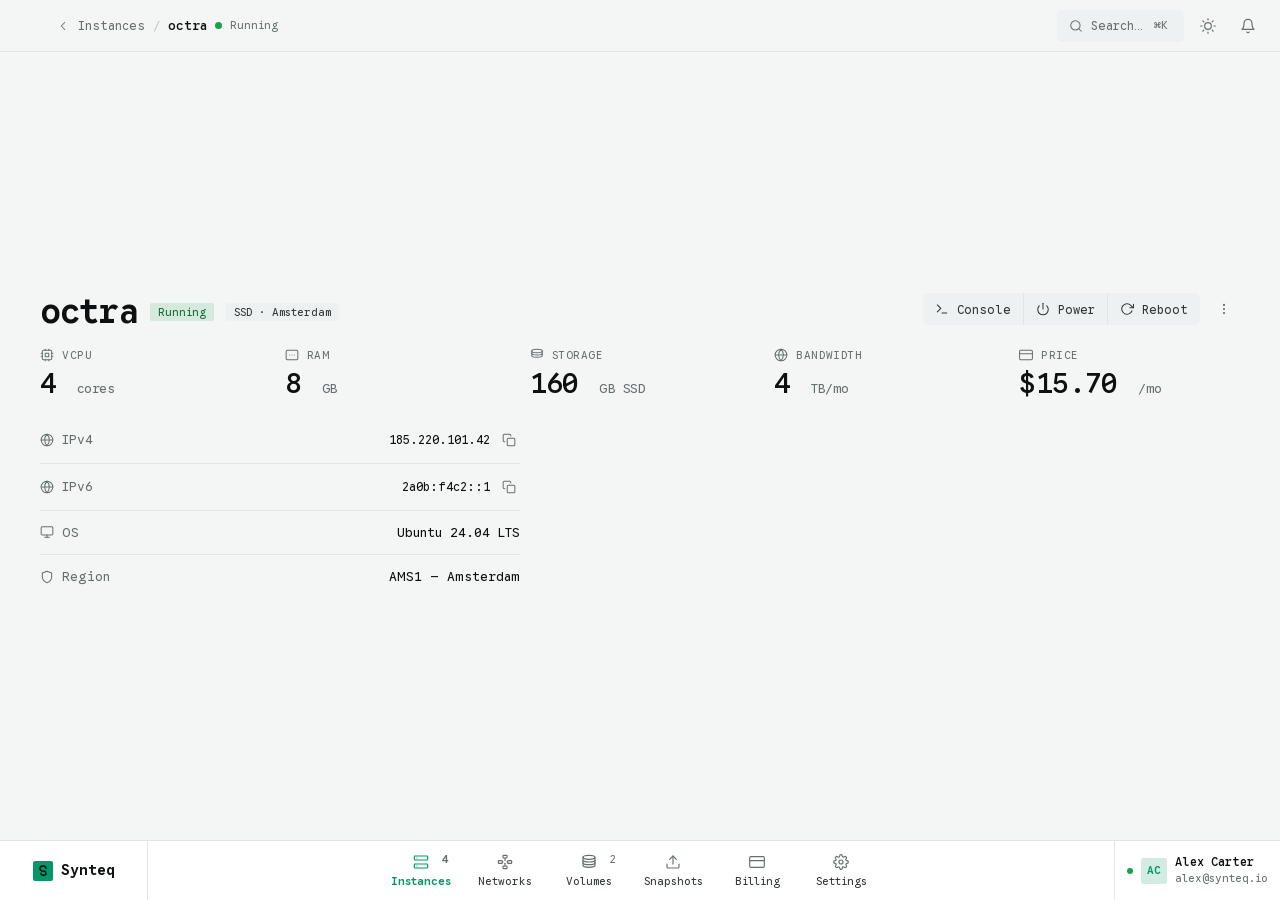
<file: examples/dashboard.html>
<!DOCTYPE html>
<html lang="en" data-theme="dark" class="theme-dark">
<head>
  <meta charset="UTF-8" />
  <meta name="viewport" content="width=device-width, initial-scale=1.0, viewport-fit=cover" />
  <title>Synteq UI — Dashboard</title>

  <!-- Fonts + styles (fully offline — fonts served from fonts/) -->
  <link rel="stylesheet" href="../css/synteq-ui.css" />

  <style>
    /* =========================================================
       Dashboard-specific styles (not part of the framework)
       ========================================================= */

    /* Hero: hostname + status badge + action bar */
    .dash-hero {
      display: flex;
      align-items: flex-start;
      justify-content: space-between;
      gap: var(--sq-space-3);
      flex-wrap: wrap;
    }
    .dash-hero__left {
      display: flex;
      align-items: baseline;
      gap: var(--sq-space-3);
      flex-wrap: wrap;
    }
    .dash-hero__hostname {
      font-size: var(--sq-text-3xl);
      font-weight: var(--sq-fw-semibold);
      color: var(--sq-text-strong);
      letter-spacing: -0.025em;
      line-height: 1.1;
    }
    .dash-hero__actions {
      display: flex;
      align-items: center;
      gap: var(--sq-space-2);
      flex-wrap: wrap;
    }

    /* Gauge list — tight column */
    .gauge-list {
      display: flex;
      flex-direction: column;
      gap: var(--sq-space-5);
    }

    /* Two-column layout within a section */
    .dash-pair {
      display: grid;
      grid-template-columns: 1.5fr 1fr;
      gap: var(--sq-space-6);
      align-items: start;
    }
    @media (max-width: 760px) { .dash-pair { grid-template-columns: 1fr; } }

    /* Inline IP copy row */
    .ip-row {
      display: inline-flex;
      align-items: center;
      gap: var(--sq-space-2);
      font-family: var(--sq-font-mono);
      font-size: var(--sq-text-sm);
      color: var(--sq-text-strong);
    }

    /* Event log */
    .log-row {
      display: flex;
      align-items: baseline;
      gap: var(--sq-space-3);
      padding: var(--sq-space-3) 0;
      font-size: var(--sq-text-sm);
    }
    .log-ts { font-family: var(--sq-font-mono); color: var(--sq-text-subtle); min-width: 58px; font-size: var(--sq-text-xs); flex-shrink: 0; }
    .log-msg { color: var(--sq-text); flex: 1; min-width: 0; }

    /* Pricing */
    .price-row { display: flex; align-items: baseline; gap: var(--sq-space-2); }
    .price-row__val { font-size: var(--sq-text-2xl); font-weight: var(--sq-fw-semibold); color: var(--sq-text-strong); letter-spacing: -0.02em; }
    .price-row__per { font-size: var(--sq-text-sm); color: var(--sq-text-subtle); }

    /* Uptime bar */
    .uptime-bar { display: flex; width: 100%; height: 6px; border-radius: 999px; overflow: hidden; gap: 2px; }
    .uptime-bar__seg { height: 100%; border-radius: 999px; }

    /* User pill in footer */
    .sq-user { display: flex; align-items: center; gap: var(--sq-space-2); min-width: 0; text-decoration: none; }
    .sq-user__info { display: flex; flex-direction: column; min-width: 0; }
    .sq-user__name { font-size: var(--sq-text-sm); color: var(--sq-text-strong); font-weight: var(--sq-fw-medium); line-height: 1.3; white-space: nowrap; overflow: hidden; text-overflow: ellipsis; }
    .sq-user__email { font-size: var(--sq-text-xs); color: var(--sq-text-subtle); white-space: nowrap; overflow: hidden; text-overflow: ellipsis; }

    /* Copy feedback */
    .sq-copy--ok { color: var(--sq-status-running) !important; }
  </style>
</head>
<body>

<!-- =====================================================================
     APP SHELL — viewport-locked grid (no page scroll)
     ===================================================================== -->
<div class="sq-app" id="app">

  <!-- ================================================================
       ASIDE — collapsible sidebar (overlay on mobile)
       ================================================================ -->
  <aside class="sq-aside" aria-label="Primary navigation" id="sidebar">

    <!-- Brand — no close button here. The topbar hamburger is the single toggle. -->
    <a href="#" class="sq-aside__brand" aria-label="Synteq Cloud home">
      <span class="sq-aside__brand-mark" aria-hidden="true">
        <svg width="12" height="12" viewBox="0 0 12 12" fill="none" aria-hidden="true">
          <path d="M9 3.5C9 2.12 7.66 1 6 1 4.34 1 3 2.12 3 3.5c0 1.18.9 2.17 2.14 2.41L7.5 6.3C8.43 6.57 9 7.3 9 8.2 9 9.32 7.87 10.2 6.5 10.2S4 9.32 4 8.2" stroke="currentColor" stroke-width="1.5" stroke-linecap="round"/>
        </svg>
      </span>
      Synteq
    </a>

    <!-- Nav — no group labels in the bottom dock -->
    <nav class="sq-nav" aria-label="Primary navigation links">
      <a href="#" class="sq-nav__item sq-nav__item--active" aria-current="page">
        <svg class="sq-icon sq-icon--16" viewBox="0 0 24 24" aria-hidden="true"><rect x="2" y="3" width="20" height="6" rx="1"/><rect x="2" y="15" width="20" height="6" rx="1"/><line x1="6" y1="6" x2="6.01" y2="6"/><line x1="6" y1="18" x2="6.01" y2="18"/></svg>
        Instances
        <span class="sq-nav__badge">4</span>
      </a>

      <a href="#" class="sq-nav__item">
        <svg class="sq-icon sq-icon--16" viewBox="0 0 24 24" aria-hidden="true"><rect x="9" y="2" width="6" height="4" rx="1"/><rect x="9" y="18" width="6" height="4" rx="1"/><rect x="2" y="10" width="6" height="4" rx="1"/><rect x="16" y="10" width="6" height="4" rx="1"/><line x1="8" y1="12" x2="9" y2="12"/><line x1="15" y1="12" x2="16" y2="12"/><line x1="12" y1="6" x2="12" y2="10"/><line x1="12" y1="14" x2="12" y2="18"/></svg>
        Networks
      </a>

      <a href="#" class="sq-nav__item">
        <svg class="sq-icon sq-icon--16" viewBox="0 0 24 24" aria-hidden="true"><ellipse cx="12" cy="5" rx="9" ry="3"/><path d="M3 5v4c0 1.66 4.03 3 9 3s9-1.34 9-3V5"/><path d="M3 9v4c0 1.66 4.03 3 9 3s9-1.34 9-3V9"/><path d="M3 13v4c0 1.66 4.03 3 9 3s9-1.34 9-3v-4"/></svg>
        Volumes
        <span class="sq-nav__badge">2</span>
      </a>

      <a href="#" class="sq-nav__item">
        <svg class="sq-icon sq-icon--16" viewBox="0 0 24 24" aria-hidden="true"><path d="M21 15v4a2 2 0 0 1-2 2H5a2 2 0 0 1-2-2v-4"/><polyline points="17 8 12 3 7 8"/><line x1="12" y1="3" x2="12" y2="15"/></svg>
        Snapshots
      </a>

      <a href="#" class="sq-nav__item">
        <svg class="sq-icon sq-icon--16" viewBox="0 0 24 24" aria-hidden="true"><rect x="1" y="4" width="22" height="16" rx="2"/><line x1="1" y1="10" x2="23" y2="10"/></svg>
        Billing
      </a>

      <a href="#" class="sq-nav__item">
        <svg class="sq-icon sq-icon--16" viewBox="0 0 24 24" aria-hidden="true"><circle cx="12" cy="12" r="3"/><path d="M19.4 15a1.65 1.65 0 0 0 .33 1.82l.06.06a2 2 0 0 1-2.83 2.83l-.06-.06a1.65 1.65 0 0 0-1.82-.33 1.65 1.65 0 0 0-1 1.51V21a2 2 0 0 1-4 0v-.09A1.65 1.65 0 0 0 9 19.4a1.65 1.65 0 0 0-1.82.33l-.06.06a2 2 0 0 1-2.83-2.83l.06-.06A1.65 1.65 0 0 0 4.68 15a1.65 1.65 0 0 0-1.51-1H3a2 2 0 0 1 0-4h.09A1.65 1.65 0 0 0 4.6 9a1.65 1.65 0 0 0-.33-1.82l-.06-.06a2 2 0 0 1 2.83-2.83l.06.06A1.65 1.65 0 0 0 9 4.68a1.65 1.65 0 0 0 1-1.51V3a2 2 0 0 1 4 0v.09a1.65 1.65 0 0 0 1 1.51 1.65 1.65 0 0 0 1.82-.33l.06-.06a2 2 0 0 1 2.83 2.83l-.06.06A1.65 1.65 0 0 0 19.4 9a1.65 1.65 0 0 0 1.51 1H21a2 2 0 0 1 0 4h-.09a1.65 1.65 0 0 0-1.51 1z"/></svg>
        Settings
      </a>
    </nav>

    <!-- Footer user row -->
    <div class="sq-aside__footer">
      <span class="sq-dot" aria-label="Online"></span>
      <a href="#" class="sq-user" aria-label="Account: Alex Carter">
        <span class="sq-avatar" aria-hidden="true">AC</span>
        <span class="sq-user__info">
          <span class="sq-user__name">Alex Carter</span>
          <span class="sq-user__email">alex@synteq.io</span>
        </span>
      </a>
    </div>
  </aside>

  <!-- ================================================================
       TOPBAR
       ================================================================ -->
  <header class="sq-topbar" role="banner">
    <!-- Sidebar toggle (hamburger / X) -->
    <button class="sq-sidebar-toggle" data-sq-sidebar-toggle aria-label="Toggle navigation" aria-expanded="true" aria-controls="sidebar">
      <svg class="sq-icon sq-icon--18 icon-menu" viewBox="0 0 24 24" aria-hidden="true"><line x1="3" y1="6" x2="21" y2="6"/><line x1="3" y1="12" x2="21" y2="12"/><line x1="3" y1="18" x2="21" y2="18"/></svg>
      <svg class="sq-icon sq-icon--18 icon-close" viewBox="0 0 24 24" aria-hidden="true" style="display:none;"><line x1="18" y1="6" x2="6" y2="18"/><line x1="6" y1="6" x2="18" y2="18"/></svg>
    </button>

    <div class="sq-topbar__left">
      <!-- Breadcrumb -->
      <a href="#" class="sq-topbar__crumb" aria-label="Back to Instances">
        <svg class="sq-icon sq-icon--14 sq-icon--mute" viewBox="0 0 24 24" aria-hidden="true"><polyline points="15 18 9 12 15 6"/></svg>
        Instances
      </a>
      <span class="sq-topbar__sep" aria-hidden="true">/</span>
      <span class="sq-topbar__title">octra</span>
      <!-- Live status -->
      <span class="sq-status" aria-label="Running">
        <span class="sq-dot" aria-hidden="true"></span>
        <span class="sq-t-xs sq-mute">Running</span>
      </span>
    </div>

    <div class="sq-topbar__right">
      <!-- Search -->
      <button class="sq-search" data-sq-search-trigger aria-label="Search or run a command (⌘K)">
        <svg class="sq-icon sq-icon--14" viewBox="0 0 24 24" aria-hidden="true"><circle cx="11" cy="11" r="8"/><line x1="21" y1="21" x2="16.65" y2="16.65"/></svg>
        <span class="sq-search__text">Search…</span>
        <kbd class="sq-kbd">⌘K</kbd>
      </button>

      <!-- Theme toggle -->
      <button class="sq-iconbtn sq-theme-toggle" data-sq-toggle-theme aria-label="Toggle theme">
        <svg class="sq-icon sq-icon--16 sq-icon--moon" viewBox="0 0 24 24" aria-hidden="true"><path d="M21 12.79A9 9 0 1 1 11.21 3 7 7 0 0 0 21 12.79z"/></svg>
        <svg class="sq-icon sq-icon--16 sq-icon--sun" viewBox="0 0 24 24" aria-hidden="true"><circle cx="12" cy="12" r="5"/><line x1="12" y1="1" x2="12" y2="3"/><line x1="12" y1="21" x2="12" y2="23"/><line x1="4.22" y1="4.22" x2="5.64" y2="5.64"/><line x1="18.36" y1="18.36" x2="19.78" y2="19.78"/><line x1="1" y1="12" x2="3" y2="12"/><line x1="21" y1="12" x2="23" y2="12"/><line x1="4.22" y1="19.78" x2="5.64" y2="18.36"/><line x1="18.36" y1="5.64" x2="19.78" y2="4.22"/></svg>
      </button>

      <!-- Notifications -->
      <button class="sq-iconbtn" aria-label="Notifications">
        <svg class="sq-icon sq-icon--16" viewBox="0 0 24 24" aria-hidden="true"><path d="M18 8A6 6 0 0 0 6 8c0 7-3 9-3 9h18s-3-2-3-9"/><path d="M13.73 21a2 2 0 0 1-3.46 0"/></svg>
      </button>
    </div>
  </header>

  <!-- ================================================================
       MAIN — in-content scroll region
       ================================================================ -->
  <main class="sq-main" aria-label="Instance detail">
    <div class="sq-content sq-scroll" id="main-content">

      <!-- ===== SECTION 1: HERO ======================================= -->
      <div class="sq-section sq-fade-up">

        <!-- Hostname + badges + actions -->
        <div class="dash-hero">
          <div class="dash-hero__left">
            <h1 class="dash-hero__hostname">octra</h1>
            <span class="sq-badge sq-badge--ok" style="align-self:center;">
              Running
            </span>
            <span class="sq-badge" style="align-self:center;">SSD · Amsterdam</span>
          </div>
          <div class="dash-hero__actions">
            <div class="sq-seg" role="group" aria-label="Instance actions">
              <button class="sq-seg__btn" aria-label="Open console">
                <svg class="sq-icon sq-icon--14" viewBox="0 0 24 24" aria-hidden="true"><polyline points="4 17 10 11 4 5"/><line x1="12" y1="19" x2="20" y2="19"/></svg>
                Console
              </button>
              <button class="sq-seg__btn" aria-label="Power options">
                <svg class="sq-icon sq-icon--14" viewBox="0 0 24 24" aria-hidden="true"><path d="M18.36 6.64a9 9 0 1 1-12.73 0"/><line x1="12" y1="2" x2="12" y2="12"/></svg>
                Power
              </button>
              <button class="sq-seg__btn" aria-label="Reboot instance">
                <svg class="sq-icon sq-icon--14" viewBox="0 0 24 24" aria-hidden="true"><polyline points="23 4 23 10 17 10"/><path d="M20.49 15a9 9 0 1 1-2.12-9.36L23 10"/></svg>
                Reboot
              </button>
            </div>
            <button class="sq-iconbtn" aria-label="More options">
              <svg class="sq-icon sq-icon--14" viewBox="0 0 24 24" aria-hidden="true"><circle cx="12" cy="5" r="1"/><circle cx="12" cy="12" r="1"/><circle cx="12" cy="19" r="1"/></svg>
            </button>
          </div>
        </div>

        <!-- Spec strip — gap only, no internal hairlines -->
        <div class="sq-stat-strip">
          <div class="sq-stat">
            <span class="sq-stat__label"><svg class="sq-icon sq-icon--14 sq-icon--mute" viewBox="0 0 24 24" aria-hidden="true"><rect x="4" y="4" width="16" height="16" rx="2"/><rect x="9" y="9" width="6" height="6"/><line x1="9" y1="2" x2="9" y2="4"/><line x1="15" y1="2" x2="15" y2="4"/><line x1="9" y1="20" x2="9" y2="22"/><line x1="15" y1="20" x2="15" y2="22"/><line x1="20" y1="9" x2="22" y2="9"/><line x1="20" y1="14" x2="22" y2="14"/><line x1="2" y1="9" x2="4" y2="9"/><line x1="2" y1="14" x2="4" y2="14"/></svg> vCPU</span>
            <div class="sq-stat__value">4 <span class="sq-unit">cores</span></div>
          </div>
          <div class="sq-stat">
            <span class="sq-stat__label"><svg class="sq-icon sq-icon--14 sq-icon--mute" viewBox="0 0 24 24" aria-hidden="true"><path d="M4 4h16a2 2 0 0 1 2 2v12a2 2 0 0 1-2 2H4a2 2 0 0 1-2-2V6a2 2 0 0 1 2-2z"/><line x1="8" y1="12" x2="8.01" y2="12"/><line x1="12" y1="12" x2="12.01" y2="12"/><line x1="16" y1="12" x2="16.01" y2="12"/></svg> RAM</span>
            <div class="sq-stat__value">8 <span class="sq-unit">GB</span></div>
          </div>
          <div class="sq-stat">
            <span class="sq-stat__label"><svg class="sq-icon sq-icon--14 sq-icon--mute" viewBox="0 0 24 24" aria-hidden="true"><ellipse cx="12" cy="5" rx="9" ry="3"/><path d="M3 5v4c0 1.66 4.03 3 9 3s9-1.34 9-3V5"/><path d="M3 9v4c0 1.66 4.03 3 9 3s9-1.34 9-3V9"/></svg> Storage</span>
            <div class="sq-stat__value">160 <span class="sq-unit">GB SSD</span></div>
          </div>
          <div class="sq-stat">
            <span class="sq-stat__label"><svg class="sq-icon sq-icon--14 sq-icon--mute" viewBox="0 0 24 24" aria-hidden="true"><circle cx="12" cy="12" r="10"/><line x1="2" y1="12" x2="22" y2="12"/><path d="M12 2a15.3 15.3 0 0 1 4 10 15.3 15.3 0 0 1-4 10 15.3 15.3 0 0 1-4-10 15.3 15.3 0 0 1 4-10z"/></svg> Bandwidth</span>
            <div class="sq-stat__value">4 <span class="sq-unit">TB/mo</span></div>
          </div>
          <div class="sq-stat">
            <span class="sq-stat__label"><svg class="sq-icon sq-icon--14 sq-icon--mute" viewBox="0 0 24 24" aria-hidden="true"><rect x="1" y="4" width="22" height="16" rx="2"/><line x1="1" y1="10" x2="23" y2="10"/></svg> Price</span>
            <div class="sq-stat__value">$15.70 <span class="sq-unit">/mo</span></div>
          </div>
        </div>

        <!-- Network / OS details as a KV list -->
        <div class="sq-kv" style="max-width:480px;">
          <div class="sq-kv__row">
            <span class="sq-kv__label"><svg class="sq-icon sq-icon--14 sq-icon--mute" viewBox="0 0 24 24" aria-hidden="true"><circle cx="12" cy="12" r="10"/><line x1="2" y1="12" x2="22" y2="12"/><path d="M12 2a15.3 15.3 0 0 1 4 10 15.3 15.3 0 0 1-4 10 15.3 15.3 0 0 1-4-10 15.3 15.3 0 0 1 4-10z"/></svg> IPv4</span>
            <span class="sq-kv__value"><span class="ip-row">185.220.101.42 <button class="sq-iconbtn" style="width:22px;height:22px;" data-sq-copy="185.220.101.42" aria-label="Copy IPv4"><svg class="sq-icon sq-icon--14" viewBox="0 0 24 24" aria-hidden="true"><rect x="9" y="9" width="13" height="13" rx="2"/><path d="M5 15H4a2 2 0 0 1-2-2V4a2 2 0 0 1 2-2h9a2 2 0 0 1 2 2v1"/></svg></button></span></span>
          </div>
          <div class="sq-kv__row">
            <span class="sq-kv__label"><svg class="sq-icon sq-icon--14 sq-icon--mute" viewBox="0 0 24 24" aria-hidden="true"><circle cx="12" cy="12" r="10"/><line x1="2" y1="12" x2="22" y2="12"/><path d="M12 2a15.3 15.3 0 0 1 4 10 15.3 15.3 0 0 1-4 10 15.3 15.3 0 0 1-4-10 15.3 15.3 0 0 1 4-10z"/></svg> IPv6</span>
            <span class="sq-kv__value"><span class="ip-row">2a0b:f4c2::1 <button class="sq-iconbtn" style="width:22px;height:22px;" data-sq-copy="2a0b:f4c2::1" aria-label="Copy IPv6"><svg class="sq-icon sq-icon--14" viewBox="0 0 24 24" aria-hidden="true"><rect x="9" y="9" width="13" height="13" rx="2"/><path d="M5 15H4a2 2 0 0 1-2-2V4a2 2 0 0 1 2-2h9a2 2 0 0 1 2 2v1"/></svg></button></span></span>
          </div>
          <div class="sq-kv__row">
            <span class="sq-kv__label"><svg class="sq-icon sq-icon--14 sq-icon--mute" viewBox="0 0 24 24" aria-hidden="true"><rect x="2" y="3" width="20" height="14" rx="2"/><line x1="8" y1="21" x2="16" y2="21"/><line x1="12" y1="17" x2="12" y2="21"/></svg> OS</span>
            <span class="sq-kv__value">Ubuntu 24.04 LTS</span>
          </div>
          <div class="sq-kv__row">
            <span class="sq-kv__label"><svg class="sq-icon sq-icon--14 sq-icon--mute" viewBox="0 0 24 24" aria-hidden="true"><path d="M12 22s8-4 8-10V5l-8-3-8 3v7c0 6 8 10 8 10z"/></svg> Region</span>
            <span class="sq-kv__value">AMS1 — Amsterdam</span>
          </div>
        </div>

      </div><!-- /section 1 -->

      <!-- ===== SECTION 2: RESOURCE USAGE =========================== -->
      <div class="sq-section" id="resources">

        <div class="sq-section__head">
          <span class="sq-section__title">
            <svg class="sq-icon sq-icon--14" viewBox="0 0 24 24" aria-hidden="true"><polyline points="22 12 18 12 15 21 9 3 6 12 2 12"/></svg>
            Resource Usage
          </span>
          <span class="sq-section__meta sq-live" id="refresh-ts">Live · 5s ago</span>
        </div>

        <div class="dash-pair">
          <!-- Gauges -->
          <div class="gauge-list" data-sq-stagger>
            <div class="sq-gauge" data-sq-gauge="34" role="progressbar" aria-label="CPU usage" aria-valuenow="34" aria-valuemin="0" aria-valuemax="100">
              <div class="sq-gauge__head">
                <span class="sq-gauge__label"><svg class="sq-icon sq-icon--14 sq-icon--mute" viewBox="0 0 24 24" aria-hidden="true"><rect x="4" y="4" width="16" height="16" rx="2"/><rect x="9" y="9" width="6" height="6"/><line x1="9" y1="2" x2="9" y2="4"/><line x1="15" y1="2" x2="15" y2="4"/><line x1="9" y1="20" x2="9" y2="22"/><line x1="15" y1="20" x2="15" y2="22"/><line x1="20" y1="9" x2="22" y2="9"/><line x1="20" y1="14" x2="22" y2="14"/><line x1="2" y1="9" x2="4" y2="9"/><line x1="2" y1="14" x2="4" y2="14"/></svg> CPU</span>
                <span class="sq-gauge__value">34<span class="sq-gauge__max"> / 100%</span></span>
              </div>
              <div class="sq-gauge__track"><div class="sq-gauge__fill"></div></div>
            </div>

            <div class="sq-gauge" data-sq-gauge="81" role="progressbar" aria-label="Memory usage" aria-valuenow="81" aria-valuemin="0" aria-valuemax="100">
              <div class="sq-gauge__head">
                <span class="sq-gauge__label"><svg class="sq-icon sq-icon--14 sq-icon--mute" viewBox="0 0 24 24" aria-hidden="true"><path d="M4 4h16a2 2 0 0 1 2 2v12a2 2 0 0 1-2 2H4a2 2 0 0 1-2-2V6a2 2 0 0 1 2-2z"/><line x1="8" y1="12" x2="8.01" y2="12"/><line x1="12" y1="12" x2="12.01" y2="12"/><line x1="16" y1="12" x2="16.01" y2="12"/></svg> Memory</span>
                <span class="sq-gauge__value">6.5<span class="sq-gauge__max"> / 8 GB</span></span>
              </div>
              <div class="sq-gauge__track"><div class="sq-gauge__fill"></div></div>
            </div>

            <div class="sq-gauge" data-sq-gauge="57" role="progressbar" aria-label="Disk usage" aria-valuenow="57" aria-valuemin="0" aria-valuemax="100">
              <div class="sq-gauge__head">
                <span class="sq-gauge__label"><svg class="sq-icon sq-icon--14 sq-icon--mute" viewBox="0 0 24 24" aria-hidden="true"><ellipse cx="12" cy="5" rx="9" ry="3"/><path d="M3 5v4c0 1.66 4.03 3 9 3s9-1.34 9-3V5"/><path d="M3 9v4c0 1.66 4.03 3 9 3s9-1.34 9-3V9"/></svg> Disk</span>
                <span class="sq-gauge__value">91.2<span class="sq-gauge__max"> / 160 GB</span></span>
              </div>
              <div class="sq-gauge__track"><div class="sq-gauge__fill"></div></div>
            </div>

            <div class="sq-gauge" data-sq-gauge="18" role="progressbar" aria-label="Bandwidth usage" aria-valuenow="18" aria-valuemin="0" aria-valuemax="100">
              <div class="sq-gauge__head">
                <span class="sq-gauge__label"><svg class="sq-icon sq-icon--14 sq-icon--mute" viewBox="0 0 24 24" aria-hidden="true"><polyline points="17 1 21 5 17 9"/><path d="M3 11V9a4 4 0 0 1 4-4h14"/><polyline points="7 23 3 19 7 15"/><path d="M21 13v2a4 4 0 0 1-4 4H3"/></svg> Bandwidth</span>
                <span class="sq-gauge__value">0.72<span class="sq-gauge__max"> / 4 TB</span></span>
              </div>
              <div class="sq-gauge__track"><div class="sq-gauge__fill sq-gauge__fill--brand"></div></div>
            </div>
          </div>

          <!-- CPU Sparkline -->
          <div style="display:flex;flex-direction:column;gap:var(--sq-space-2);">
            <span class="sq-t-xs sq-mute" style="text-transform:uppercase;letter-spacing:.06em;">CPU — 30 min</span>
            <svg class="sq-spark" id="cpu-spark" viewBox="0 0 200 40" preserveAspectRatio="none" role="img" aria-label="CPU usage over 30 minutes"></svg>
            <div class="sq-legend">
              <span class="sq-legend__item"><span class="sq-legend__sw sq-legend__sw--in"></span>CPU %</span>
            </div>
          </div>
        </div>

      </div><!-- /section 2 -->

      <!-- ===== SECTION 3: NETWORK I/O ============================== -->
      <div class="sq-section">

        <div class="sq-section__head">
          <span class="sq-section__title">
            <svg class="sq-icon sq-icon--14" viewBox="0 0 24 24" aria-hidden="true"><polyline points="17 1 21 5 17 9"/><path d="M3 11V9a4 4 0 0 1 4-4h14"/><polyline points="7 23 3 19 7 15"/><path d="M21 13v2a4 4 0 0 1-4 4H3"/></svg>
            Network I/O
          </span>
          <div class="sq-legend">
            <span class="sq-legend__item"><span class="sq-legend__sw sq-legend__sw--in"></span>In</span>
            <span class="sq-legend__item"><span class="sq-legend__sw sq-legend__sw--out"></span>Out</span>
          </div>
        </div>

        <div class="sq-stat-strip">
          <div class="sq-stat">
            <span class="sq-stat__label"><svg class="sq-icon sq-icon--14 sq-icon--ok" viewBox="0 0 24 24" aria-hidden="true"><line x1="12" y1="19" x2="12" y2="5"/><polyline points="5 12 12 5 19 12"/></svg> Inbound</span>
            <div class="sq-stat__value">2.4 <span class="sq-unit">MB/s</span></div>
            <span class="sq-stat__delta sq-stat__delta--up">↑ 18% vs avg</span>
          </div>
          <div class="sq-stat">
            <span class="sq-stat__label"><svg class="sq-icon sq-icon--14 sq-icon--err" viewBox="0 0 24 24" aria-hidden="true"><line x1="12" y1="5" x2="12" y2="19"/><polyline points="19 12 12 19 5 12"/></svg> Outbound</span>
            <div class="sq-stat__value">0.8 <span class="sq-unit">MB/s</span></div>
            <span class="sq-stat__delta sq-stat__delta--down">↓ 4% vs avg</span>
          </div>
          <div class="sq-stat">
            <span class="sq-stat__label"><svg class="sq-icon sq-icon--14 sq-icon--mute" viewBox="0 0 24 24" aria-hidden="true"><rect x="1" y="4" width="22" height="16" rx="2"/><line x1="1" y1="10" x2="23" y2="10"/></svg> Month total</span>
            <div class="sq-stat__value">720 <span class="sq-unit">GB</span></div>
          </div>
        </div>

        <div class="sq-bars" id="net-bars" role="img" aria-label="Network I/O bar chart" style="--sq-bars-cols:24;"></div>
        <div style="display:flex;justify-content:space-between;">
          <span class="sq-t-xs sq-mute">24 min ago</span>
          <span class="sq-t-xs sq-mute">now</span>
        </div>

      </div><!-- /section 3 -->

      <!-- ===== SECTION 4: INSTANCE DETAILS ========================= -->
      <div class="sq-section">

        <div class="sq-section__head">
          <span class="sq-section__title">
            <svg class="sq-icon sq-icon--14" viewBox="0 0 24 24" aria-hidden="true"><circle cx="12" cy="12" r="10"/><line x1="12" y1="8" x2="12" y2="12"/><line x1="12" y1="16" x2="12.01" y2="16"/></svg>
            Instance Details
          </span>
        </div>

        <div class="dash-pair">
          <!-- KV -->
          <div class="sq-kv">
            <div class="sq-kv__row"><span class="sq-kv__label">Hostname</span><span class="sq-kv__value sq-strong sq-mono">octra</span></div>
            <div class="sq-kv__row"><span class="sq-kv__label">Instance ID</span><span class="sq-kv__value sq-mono" style="font-size:var(--sq-text-xs);color:var(--sq-text-subtle);">01a15e7e-4c64-7293-ad4f</span></div>
            <div class="sq-kv__row"><span class="sq-kv__label">Plan</span><span class="sq-kv__value">Shared VPS · SSD-4</span></div>
            <div class="sq-kv__row"><span class="sq-kv__label">Kernel</span><span class="sq-kv__value sq-mono" style="font-size:var(--sq-text-xs);color:var(--sq-text-subtle);">6.8.0-45-generic</span></div>
            <div class="sq-kv__row"><span class="sq-kv__label">Created</span><span class="sq-kv__value">14 Jan 2025</span></div>
            <div class="sq-kv__row"><span class="sq-kv__label">Uptime</span><span class="sq-kv__value"><span class="sq-badge sq-badge--ok">99.97%</span></span></div>
          </div>

          <!-- Pricing + actions -->
          <div style="display:flex;flex-direction:column;gap:var(--sq-space-4);">
            <span class="sq-t-xs sq-mute">Monthly cost</span>
            <div class="price-row">
              <span class="price-row__val">$15.70</span>
              <span class="price-row__per">/month</span>
            </div>

            <div style="display:flex;flex-direction:column;gap:var(--sq-space-2);">
              <span class="sq-t-xs sq-mute">Uptime — last 90 days</span>
              <div class="uptime-bar" role="img" aria-label="Uptime 99.97%">
                <div class="uptime-bar__seg" style="flex:1;background:var(--sq-status-running);opacity:.7;"></div>
                <div class="uptime-bar__seg" style="width:4px;background:var(--sq-status-warning);"></div>
                <div class="uptime-bar__seg" style="flex:1;background:var(--sq-status-running);opacity:.7;"></div>
              </div>
              <div style="display:flex;justify-content:space-between;">
                <span class="sq-t-xs sq-mute">90d ago</span>
                <span class="sq-t-xs sq-mute">Today</span>
              </div>
            </div>

            <div class="sq-btn__stack" style="padding-top:var(--sq-space-2);">
              <button class="sq-btn sq-btn--block"><svg class="sq-icon sq-icon--14" viewBox="0 0 24 24" aria-hidden="true"><polyline points="23 6 13.5 15.5 8.5 10.5 1 18"/><polyline points="17 6 23 6 23 12"/></svg> Resize VPS</button>
              <button class="sq-btn sq-btn--block sq-btn--ghost"><svg class="sq-icon sq-icon--14" viewBox="0 0 24 24" aria-hidden="true"><rect x="2" y="3" width="20" height="14" rx="2"/><line x1="8" y1="21" x2="16" y2="21"/><line x1="12" y1="17" x2="12" y2="21"/></svg> Switch to dedicated cores</button>
              <button class="sq-btn sq-btn--danger sq-btn--block"><svg class="sq-icon sq-icon--14" viewBox="0 0 24 24" aria-hidden="true"><polyline points="3 6 5 6 21 6"/><path d="M19 6l-1 14H6L5 6"/><path d="M10 11v6"/><path d="M14 11v6"/><path d="M9 6V4h6v2"/></svg> Destroy instance</button>
            </div>
          </div>
        </div>

      </div><!-- /section 4 -->

      <!-- ===== SECTION 5: RECENT EVENTS ============================ -->
      <div class="sq-section">

        <div class="sq-section__head">
          <span class="sq-section__title">
            <svg class="sq-icon sq-icon--14" viewBox="0 0 24 24" aria-hidden="true"><path d="M14 2H6a2 2 0 0 0-2 2v16a2 2 0 0 0 2 2h12a2 2 0 0 0 2-2V8z"/><polyline points="14 2 14 8 20 8"/></svg>
            Recent Events
          </span>
          <a href="#" class="sq-t-xs sq-mute" style="text-decoration:underline;text-underline-offset:3px;">View all</a>
        </div>

        <div role="log" aria-label="Recent instance events" aria-live="polite">
          <div class="log-row"><span class="log-ts">just now</span><span class="sq-badge sq-badge--ok" style="flex-shrink:0;"><svg class="sq-icon sq-icon--14" viewBox="0 0 24 24" aria-hidden="true"><polyline points="20 6 9 17 4 12"/></svg> OK</span><span class="log-msg">Health check passed · all services responding</span></div>
          <div class="log-row"><span class="log-ts">2m ago</span><span class="sq-badge" style="flex-shrink:0;"><svg class="sq-icon sq-icon--14" viewBox="0 0 24 24" aria-hidden="true"><polyline points="22 12 18 12 15 21 9 3 6 12 2 12"/></svg> Info</span><span class="log-msg">Bandwidth spike detected · 2.4 MB/s inbound</span></div>
          <div class="log-row"><span class="log-ts">18m ago</span><span class="sq-badge sq-badge--warn" style="flex-shrink:0;"><svg class="sq-icon sq-icon--14" viewBox="0 0 24 24" aria-hidden="true"><path d="M10.29 3.86L1.82 18a2 2 0 0 0 1.71 3h16.94a2 2 0 0 0 1.71-3L13.71 3.86a2 2 0 0 0-3.42 0z"/><line x1="12" y1="9" x2="12" y2="13"/><line x1="12" y1="17" x2="12.01" y2="17"/></svg> Warn</span><span class="log-msg">Memory usage exceeded 80% threshold</span></div>
          <div class="log-row"><span class="log-ts">1h ago</span><span class="sq-badge" style="flex-shrink:0;"><svg class="sq-icon sq-icon--14" viewBox="0 0 24 24" aria-hidden="true"><polyline points="23 4 23 10 17 10"/><path d="M20.49 15a9 9 0 1 1-2.12-9.36L23 10"/></svg> Info</span><span class="log-msg">Automatic kernel update applied · no reboot required</span></div>
          <div class="log-row"><span class="log-ts">3h ago</span><span class="sq-badge sq-badge--ok" style="flex-shrink:0;"><svg class="sq-icon sq-icon--14" viewBox="0 0 24 24" aria-hidden="true"><polyline points="20 6 9 17 4 12"/></svg> OK</span><span class="log-msg">Scheduled backup completed · snapshot-2025-10-27-03h</span></div>
        </div>

      </div><!-- /section 5 -->

      <div style="height:var(--sq-space-6);" aria-hidden="true"></div>
    </div><!-- /.sq-content -->
  </main>

</div><!-- /.sq-app -->

<dialog class="sq-dialog" id="command-dialog" aria-labelledby="command-title">
  <form method="dialog" class="sq-command">
    <div class="sq-section__head"><strong id="command-title">Quick actions</strong><button class="sq-btn sq-btn--icon" value="cancel" aria-label="Close">×</button></div>
    <input class="sq-input" data-sq-search-input placeholder="Search actions..." aria-label="Search actions" />
    <button class="sq-btn sq-btn--ghost" type="button" data-sq-command="#resources">Jump to resources</button>
    <button class="sq-btn sq-btn--ghost" type="button" data-sq-command="Restart instance">Restart instance</button>
    <button class="sq-btn sq-btn--ghost" type="button" data-sq-command="Open console">Open console</button>
  </form>
</dialog>
<script src="../js/synteq-ui.js"></script>
<script>
(function () {
  /* CPU sparkline */
  var cpuHistory = [18,22,20,25,31,28,35,40,38,42,36,30,34,38,41,36,34,38,35,32,35,34,33,36,35,33,35,34,33,34];
  var sparkEl = document.getElementById('cpu-spark');
  if (sparkEl) SynteqUI.renderSparkline(sparkEl, cpuHistory);

  /* Network bars */
  var netData = [
    [12,4],[14,5],[18,6],[22,7],[19,8],[16,6],[20,7],[28,9],[35,10],[40,12],
    [38,11],[32,9],[30,8],[34,10],[42,13],[48,15],[52,16],[45,14],[38,12],
    [35,11],[40,13],[44,14],[48,15],[52,16]
  ];
  var barsEl = document.getElementById('net-bars');
  if (barsEl) SynteqUI.renderBars(barsEl, netData);

  /* Live counter */
  var ts = document.getElementById('refresh-ts');
  if (ts) {
    var secs = 5;
    setInterval(function () {
      secs += 5;
      ts.textContent = secs < 60 ? 'Live · ' + secs + 's ago' : 'Live · ' + Math.floor(secs/60) + 'm ago';
    }, 5000);
  }

  /* Show CPU gauge animation after 2s */
  setTimeout(function () {
    var fill = document.querySelector('[data-sq-gauge="34"] .sq-gauge__fill');
    if (fill) SynteqUI.renderGauge(fill, 47);
  }, 2000);
})();
</script>
</body>
</html>
</file>
<file: css/synteq-ui.css>
/* ==========================================================================
   SYNTEQ UI — MASTER STYLESHEET (css/synteq-ui.css)
   Lean, viewport-locked, line-separator architecture. No cards.

   Design rules (six hard rules):
   1. Body never scrolls — only in-content regions scroll.
   2. Responsive on any screen type (fluid type + breakpoint grid).
   3. Simple & lightweight — minimal token set, flat surfaces.
   4. No cards/wrappers — hairline line separators only.
   5. Lightweight motion — subtle, respects reduced-motion.
   6. Inline icons for fast context.
   ========================================================================== */
@import "./fonts.css";
@import "./tokens.css";
@import "./theme-dark.css";
@import "./theme-light.css";
@import "./base.css";
@import "./components/icons.css";
@import "./components/shell.css";
@import "./components/sidebar.css";
@import "./components/topbar.css";
@import "./components/content.css";
@import "./components/data.css";
@import "./components/controls.css";
@import "./components/forms.css";
@import "./components/overlays.css";
@import "./components/feedback.css";
@import "./components/tables.css";
@import "./components/charts.css";
@import "./components/tree.css";
@import "./components/stepper.css";
@import "./components/code.css";
@import "./components/framework.css";
@import "./components/motion.css";
</file>
